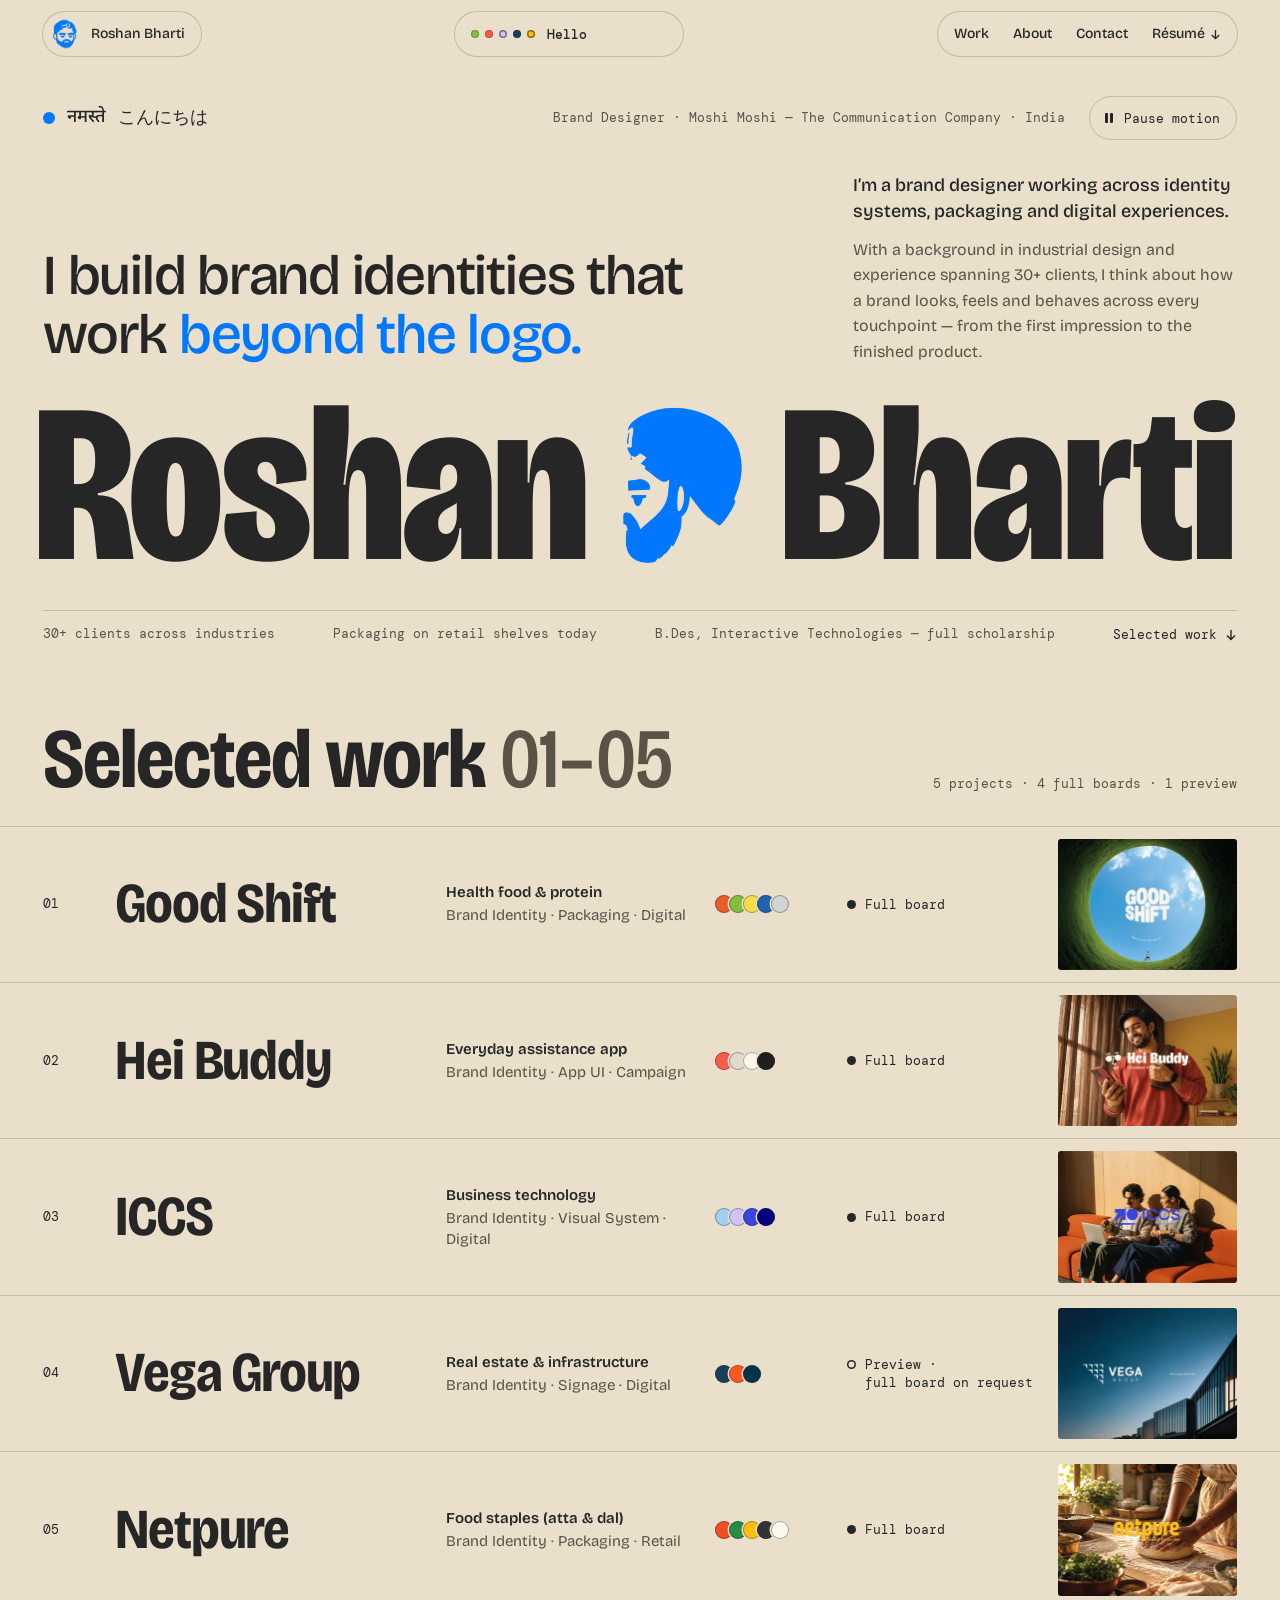
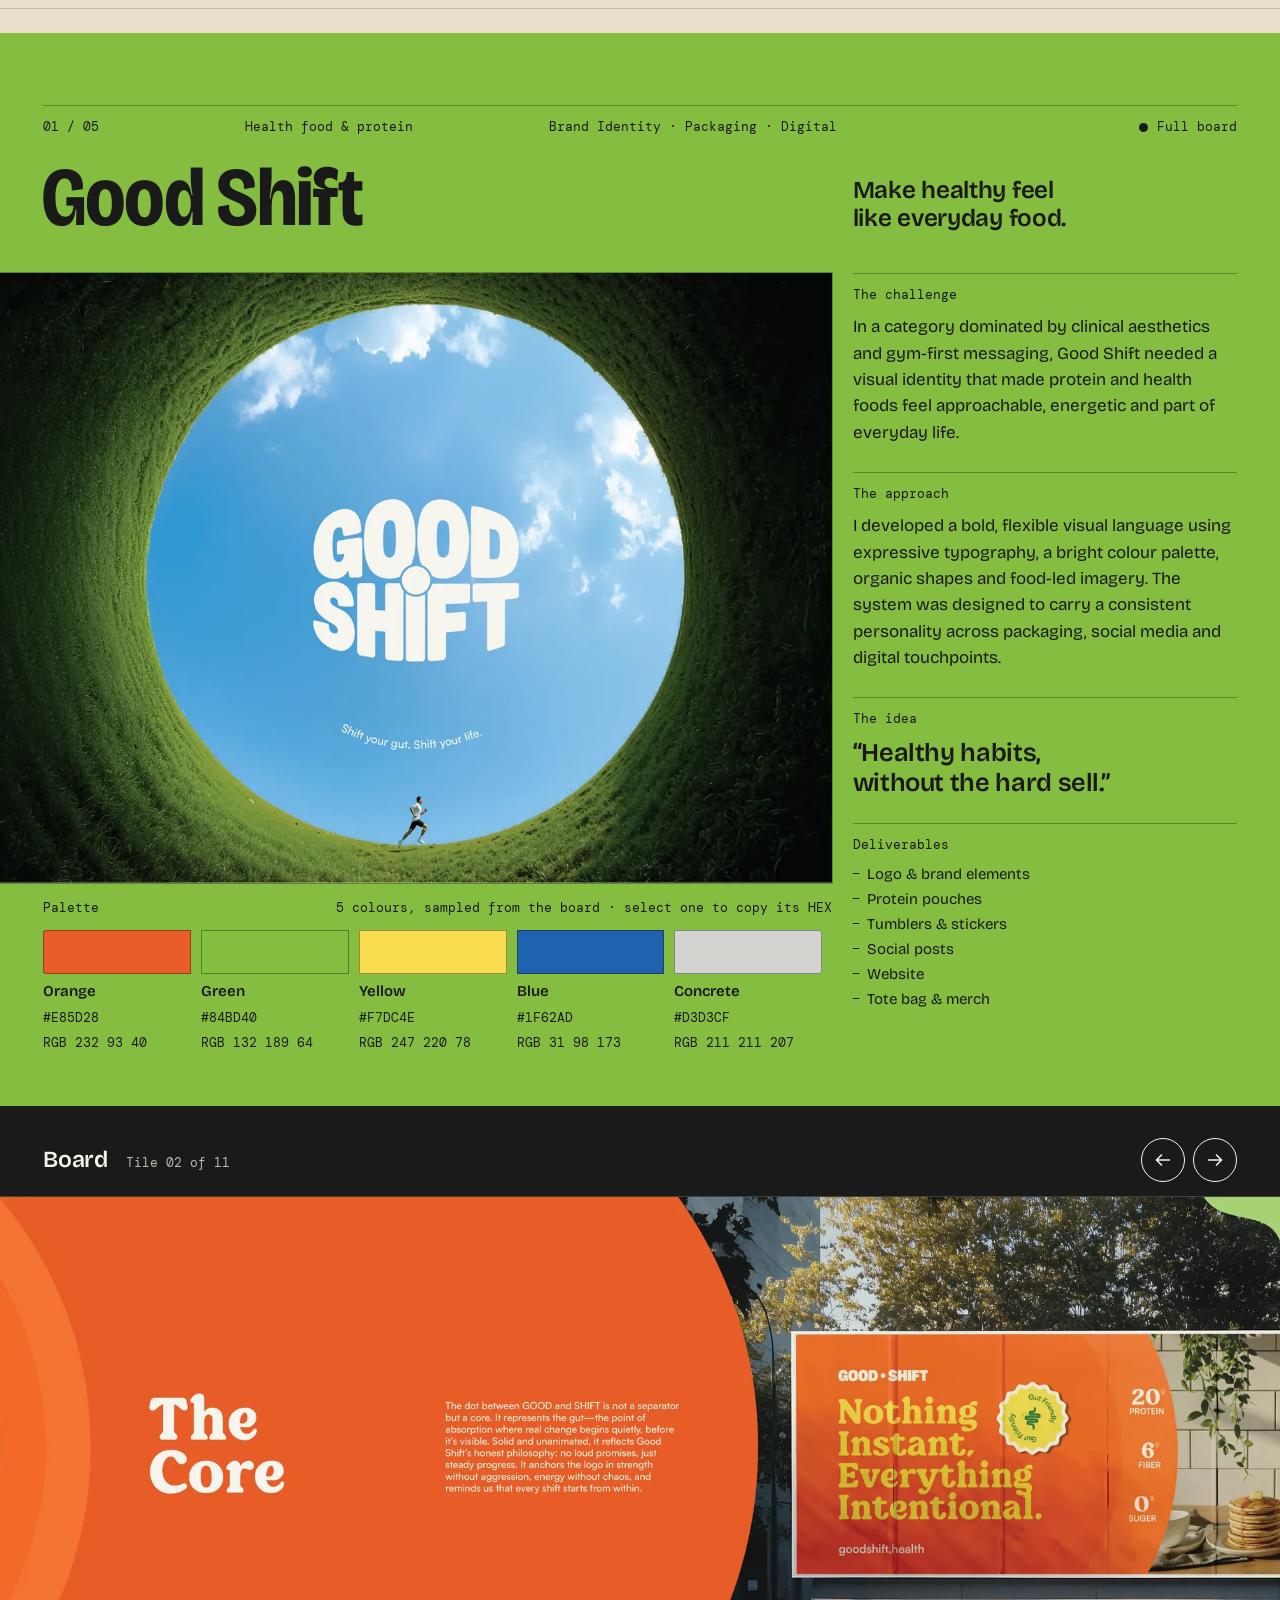
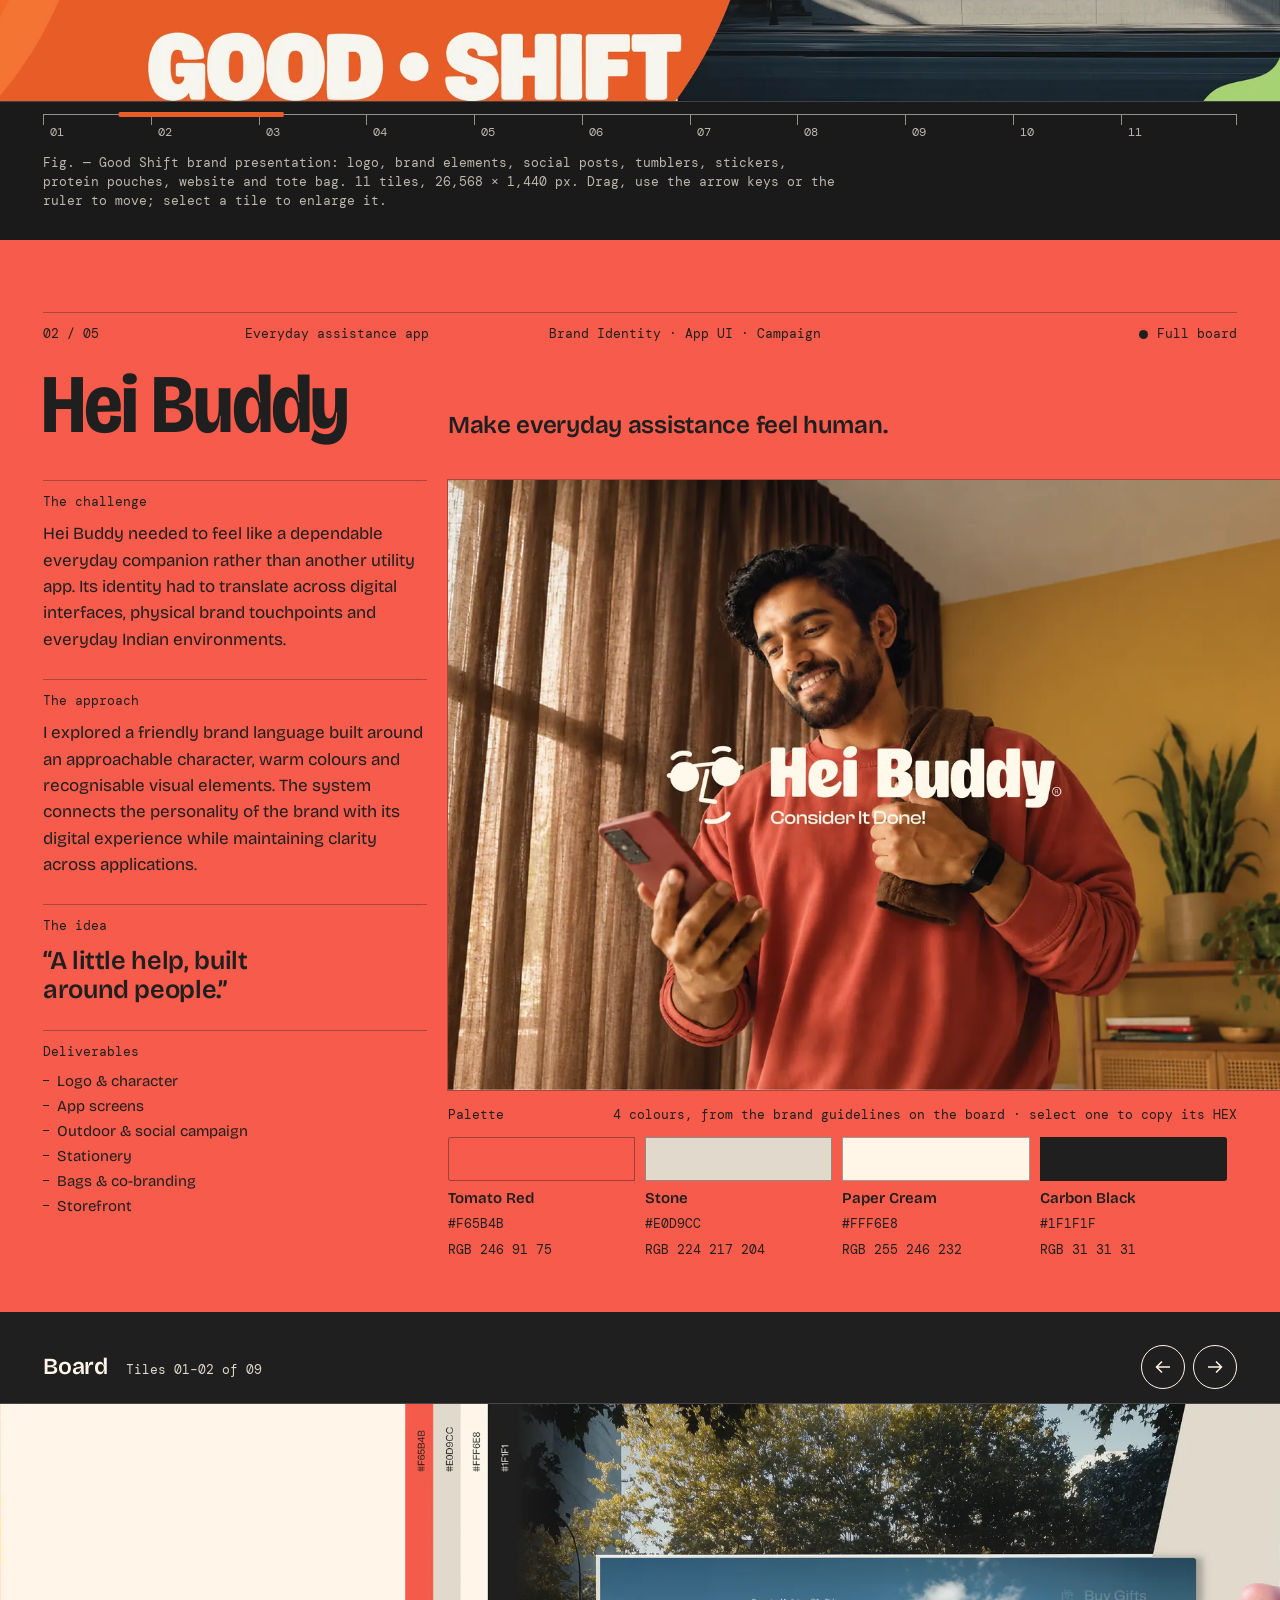
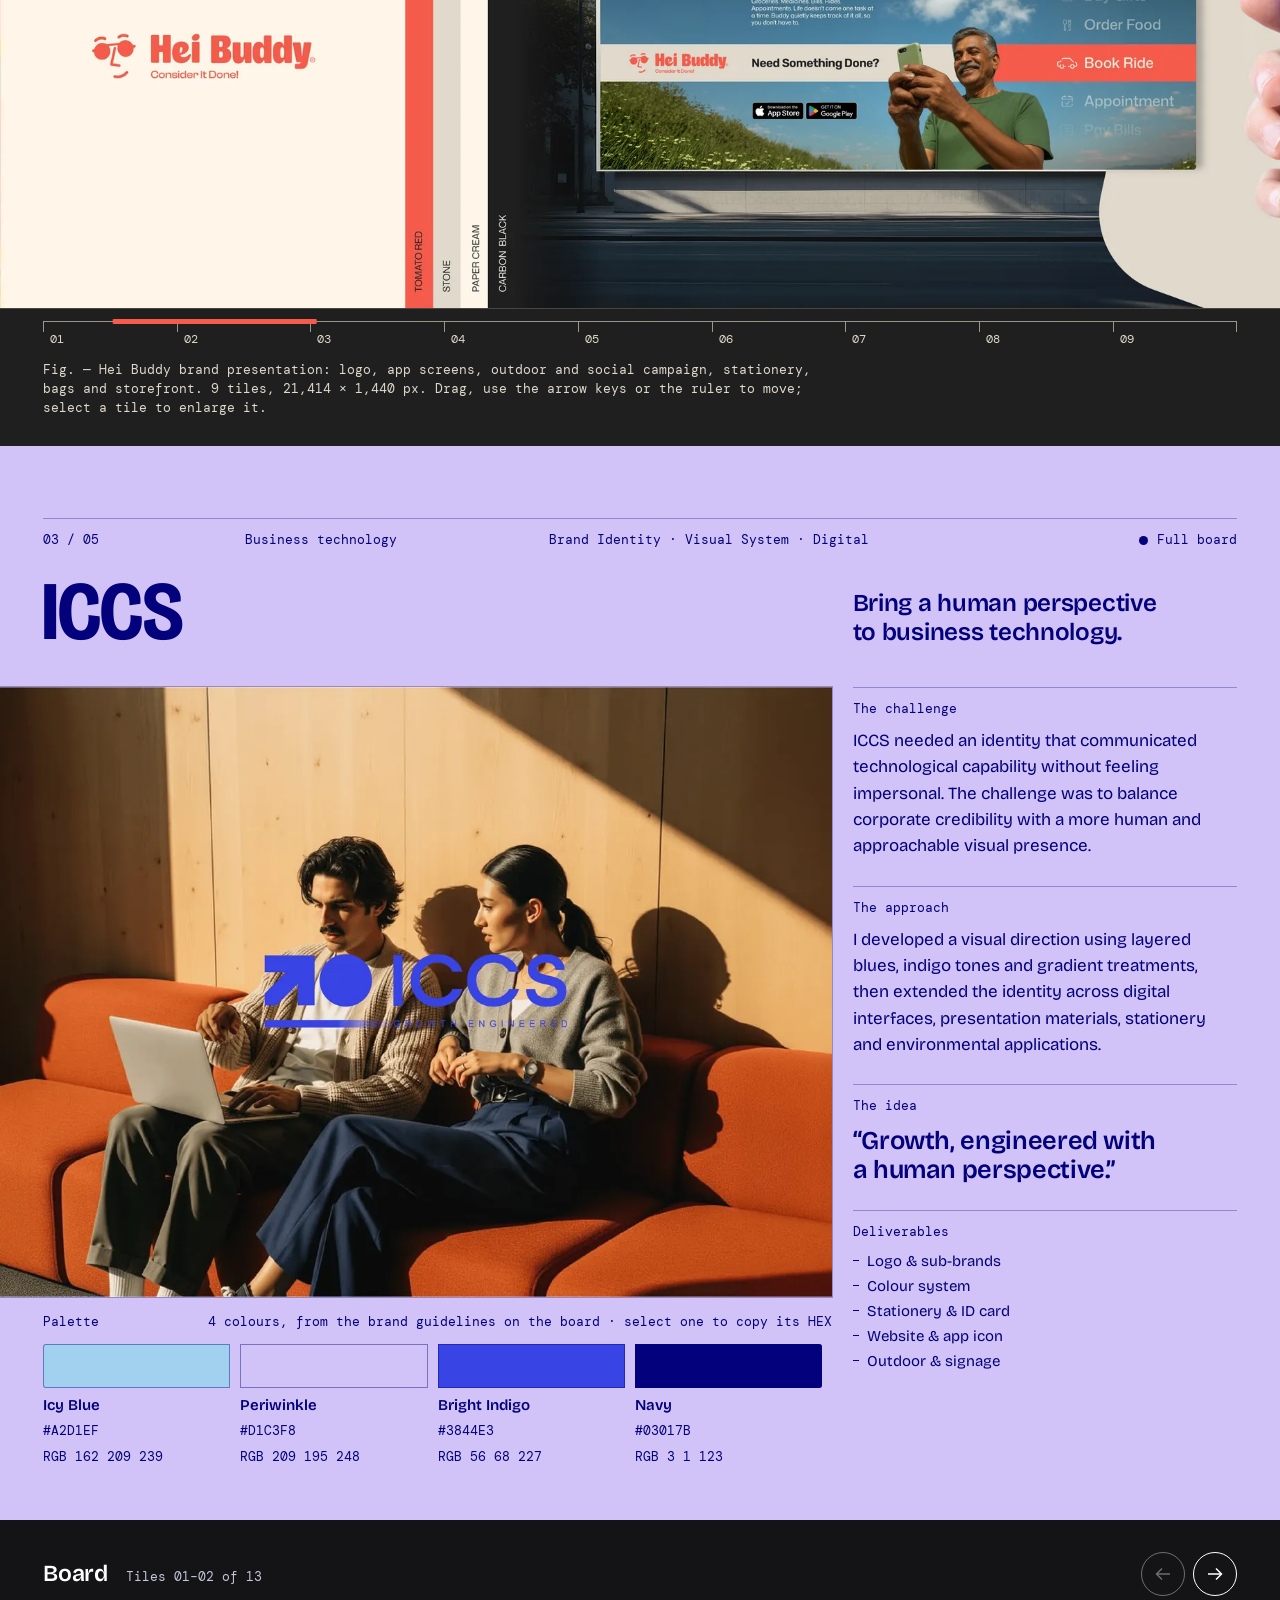
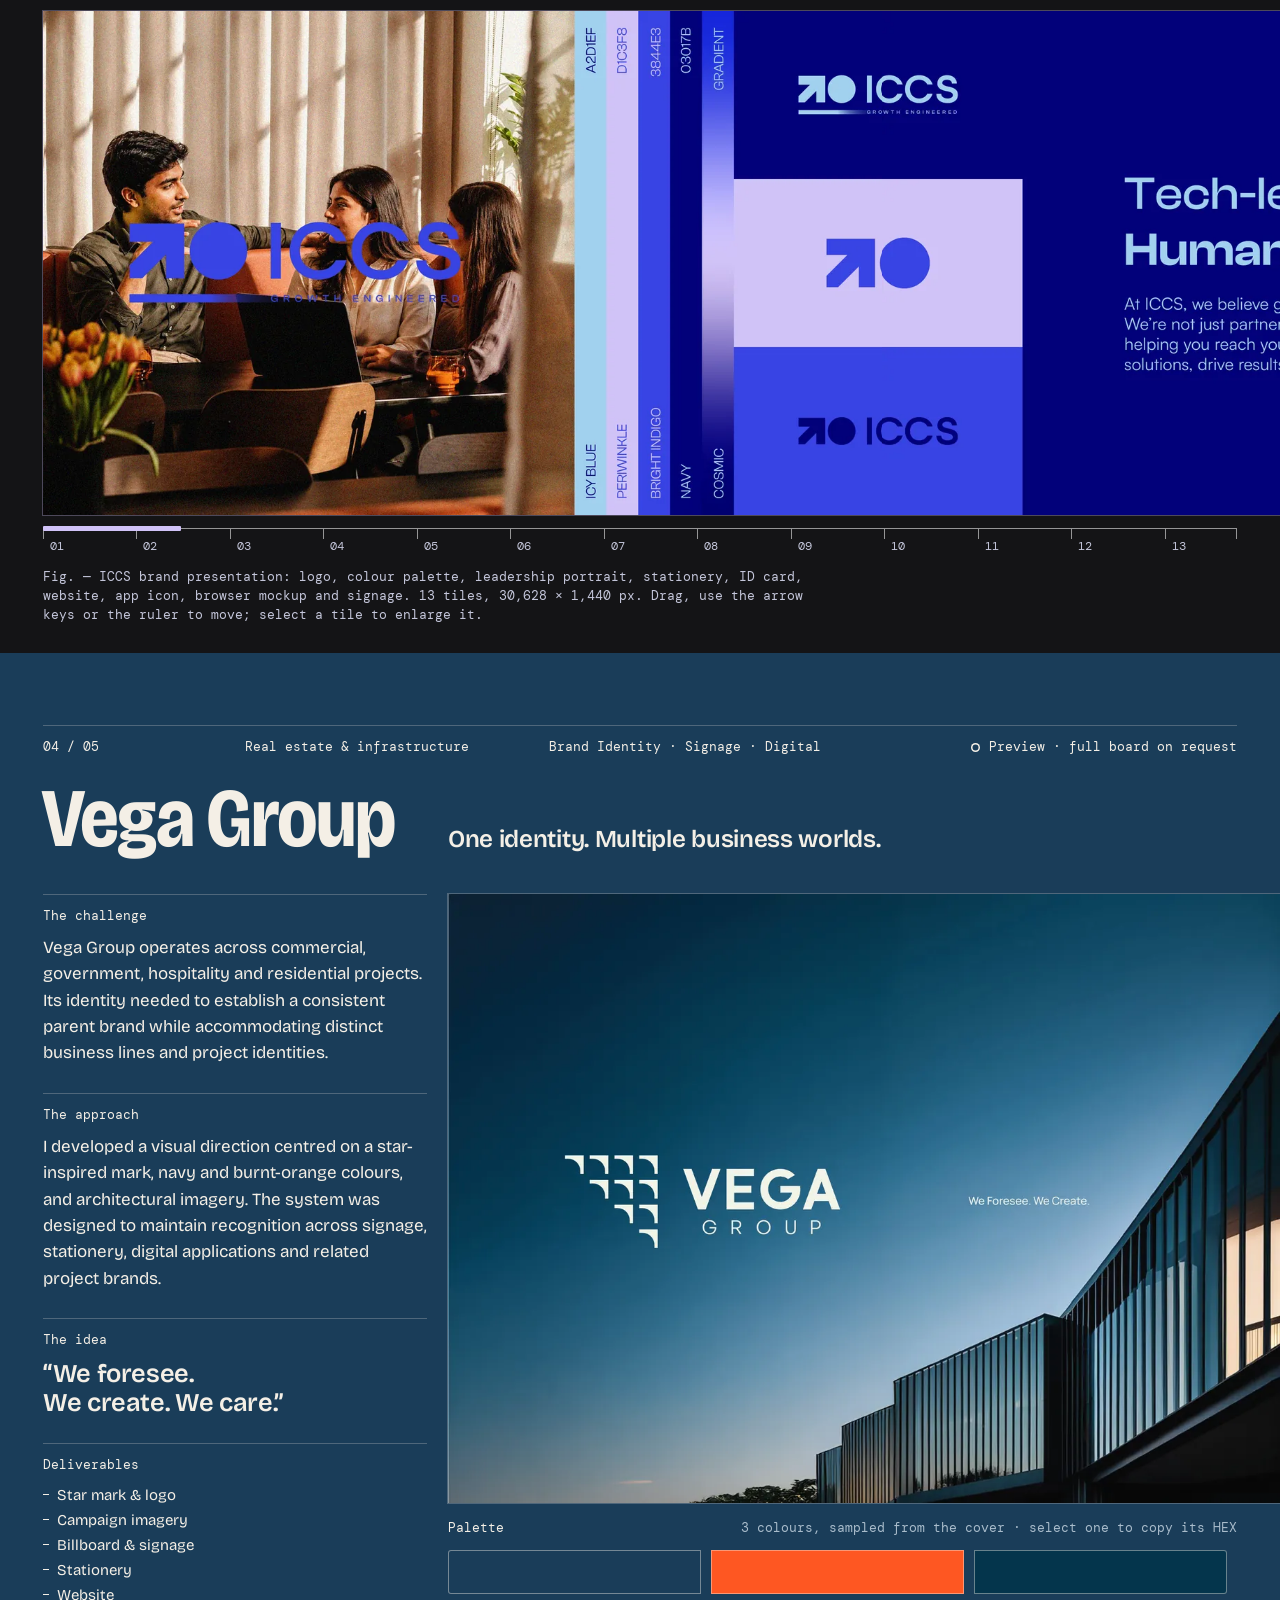
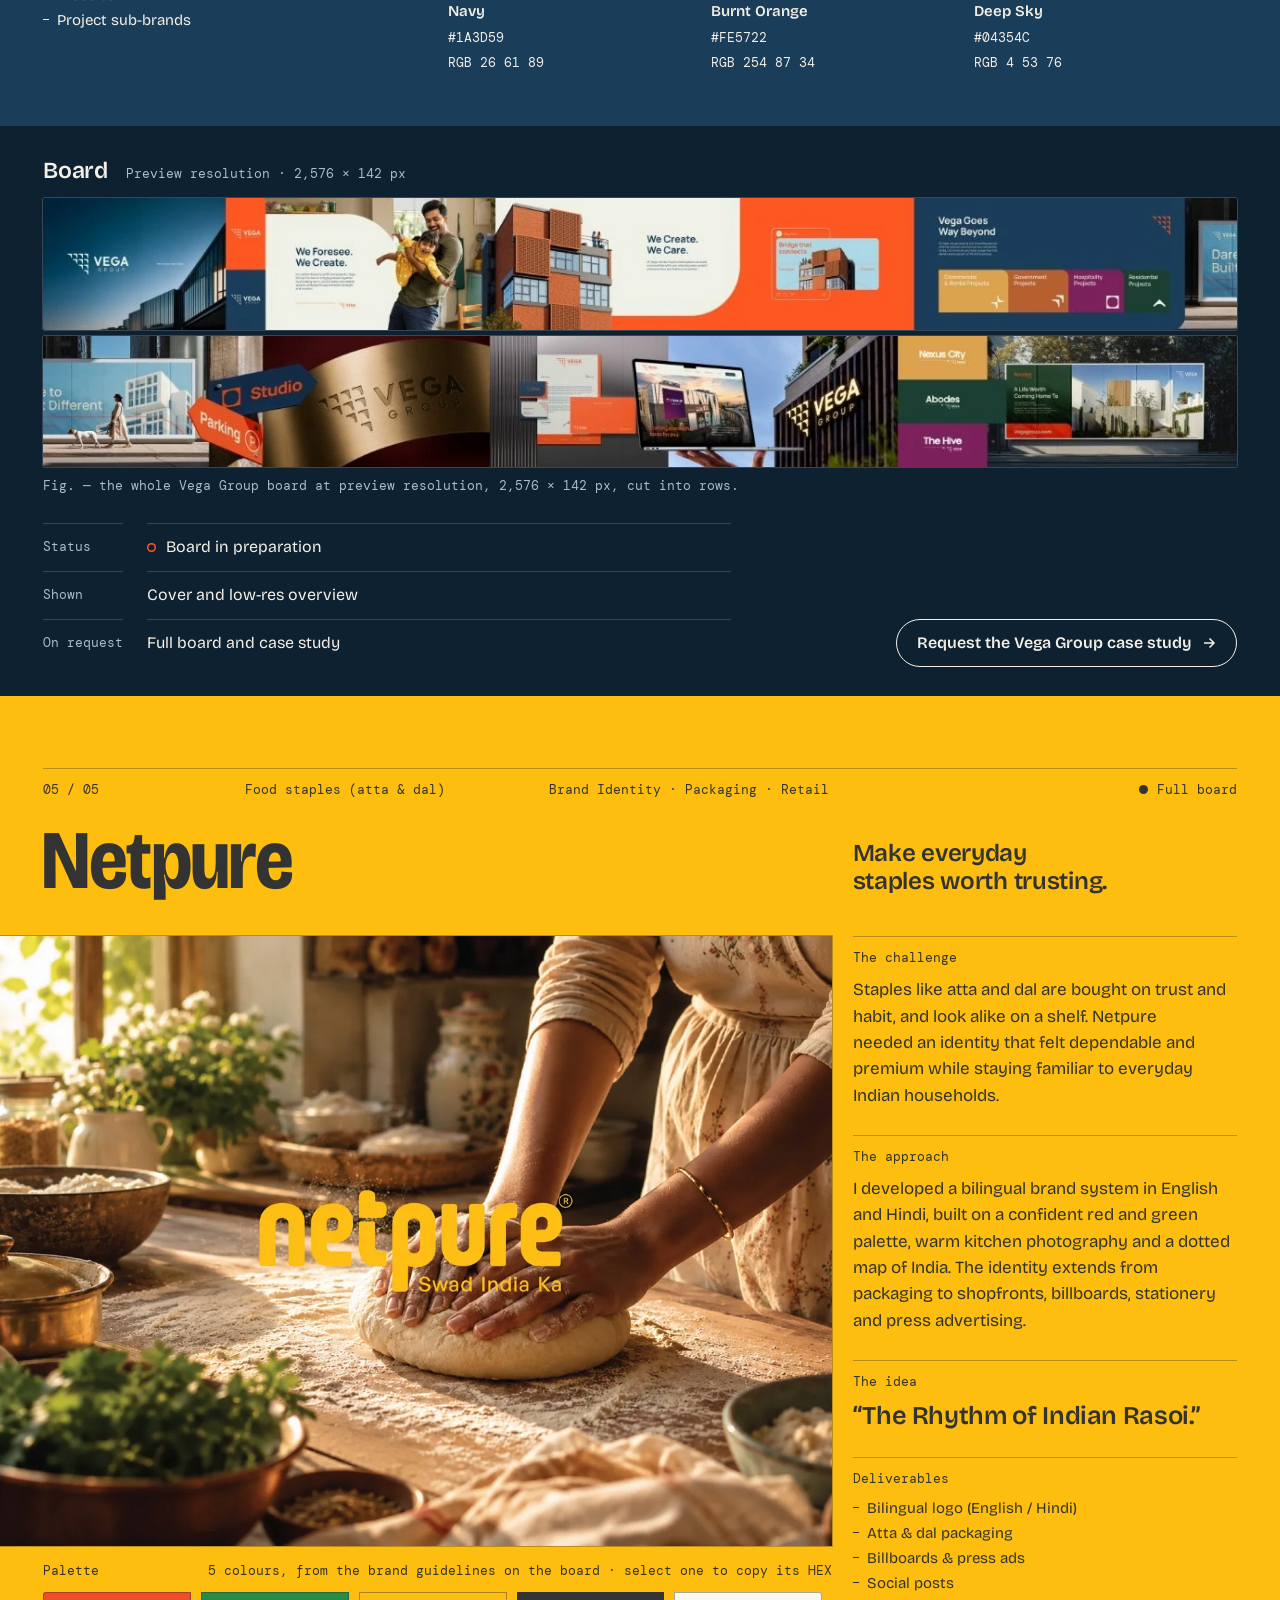
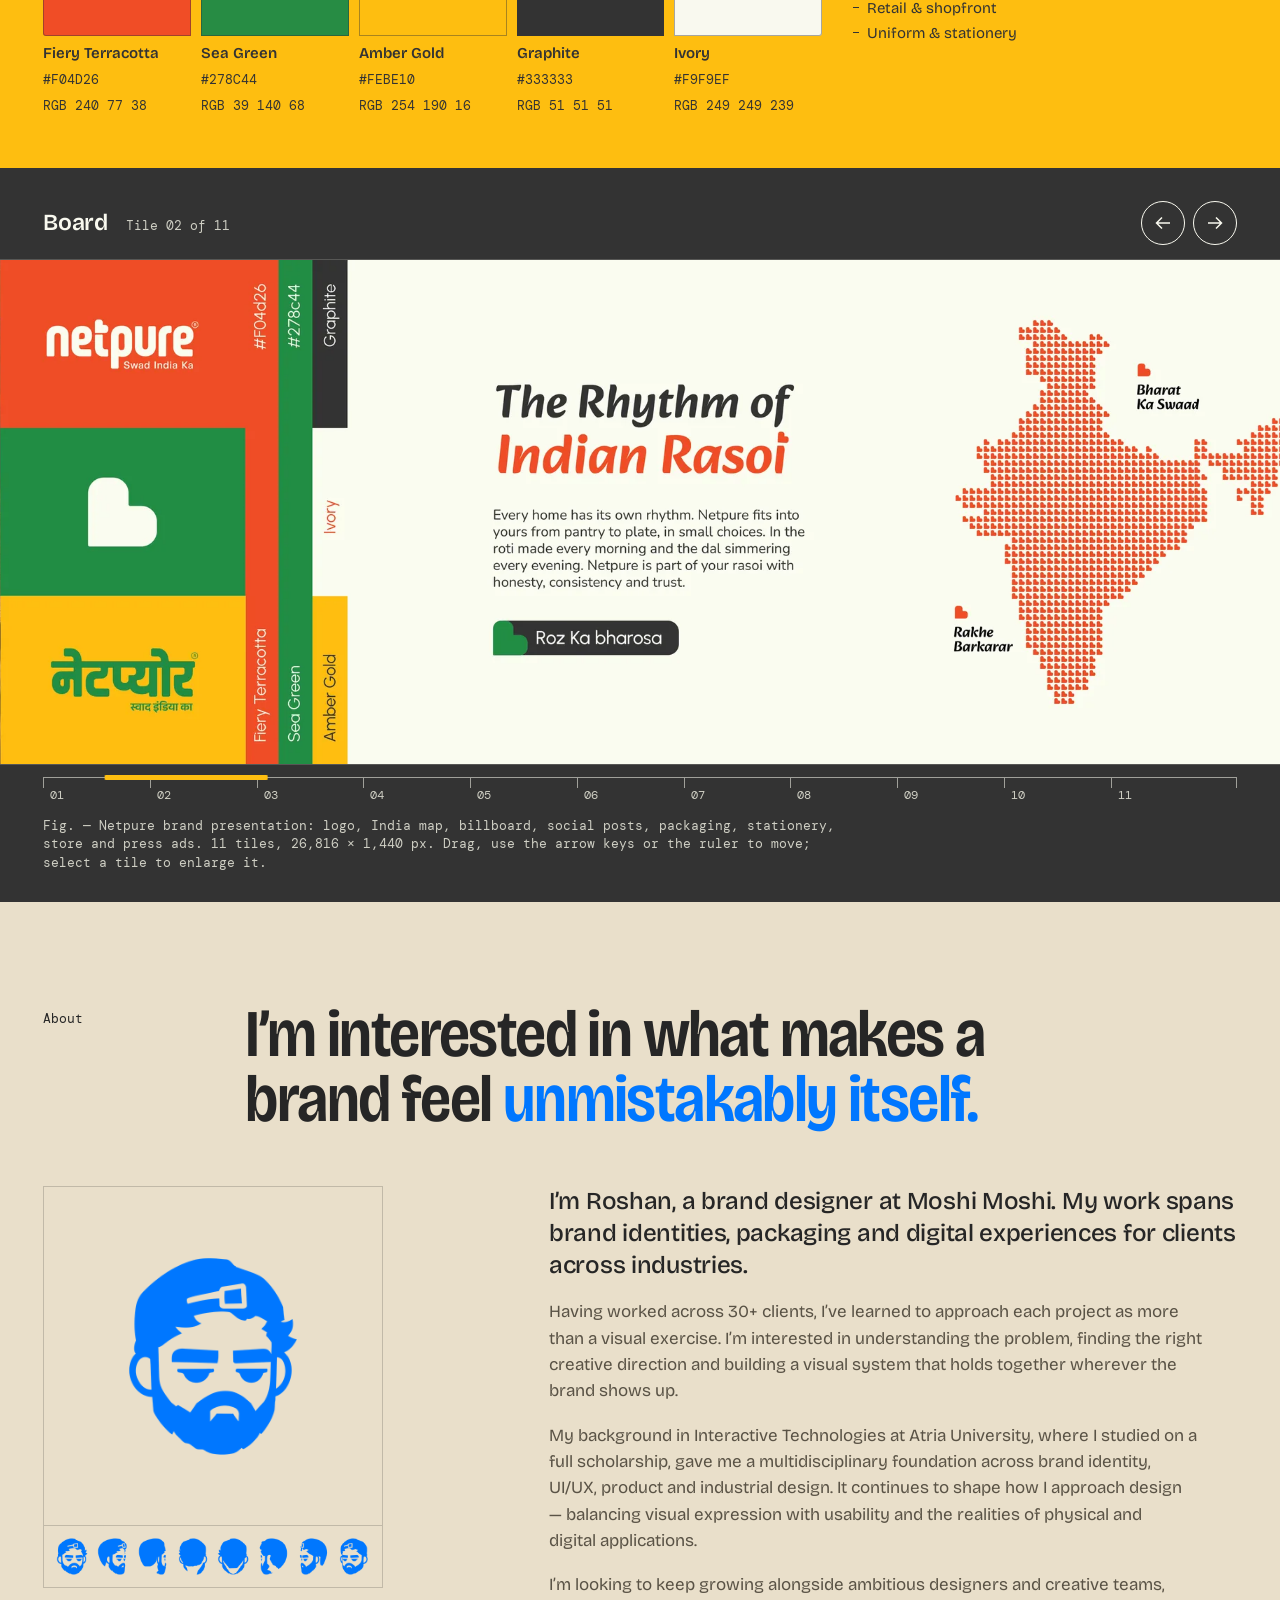
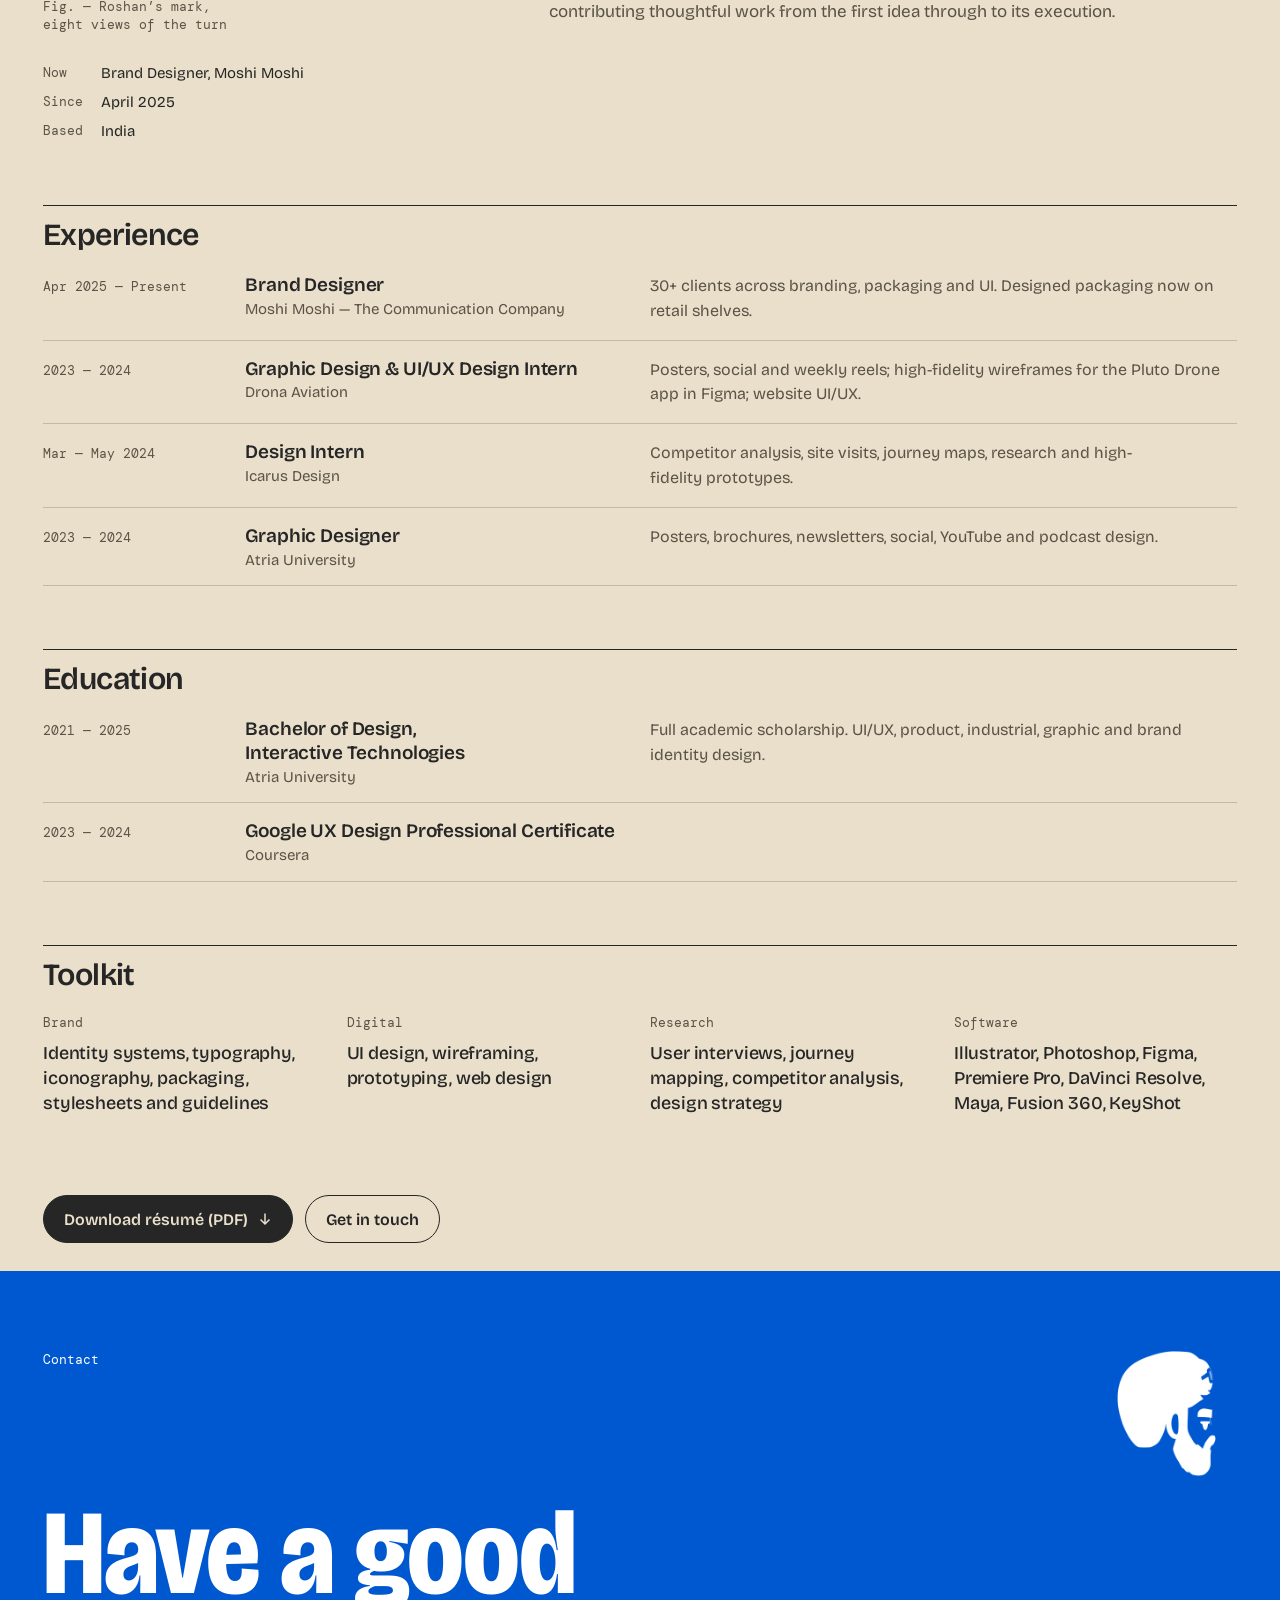
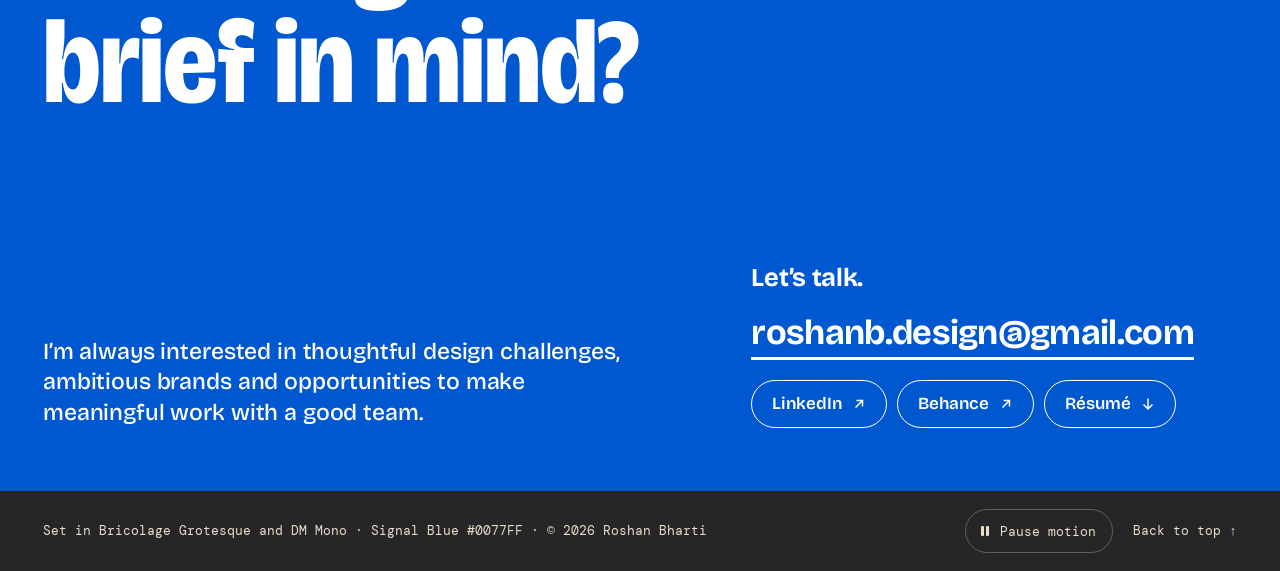
<file: index.html>
<!doctype html>
<!-- GENERATED by tools/build_site.py from src/page.html, content.json and assets/manifest.json. Do not edit by hand. -->
<html lang="en">
<head>
<meta charset="utf-8">
<meta name="viewport" content="width=device-width, initial-scale=1, viewport-fit=cover">
<title>Roshan Bharti — Brand Designer</title>
<meta name="description" content="Roshan Bharti is a brand designer building identity systems, packaging and digital experiences.">
<link rel="canonical" href="https://puneethkumar450.github.io/roshanPortfolio/">
<meta property="og:type" content="website">
<meta property="og:site_name" content="Roshan Bharti">
<meta property="og:title" content="Roshan Bharti — Brand Designer">
<meta property="og:description" content="Roshan Bharti is a brand designer building identity systems, packaging and digital experiences.">
<meta property="og:image" content="https://puneethkumar450.github.io/roshanPortfolio/assets/og-image.jpg">
<meta property="og:image:width" content="1200">
<meta property="og:image:height" content="630">
<meta property="og:image:alt" content="Roshan Bharti — Brand Designer">
<meta property="og:url" content="https://puneethkumar450.github.io/roshanPortfolio/">
<meta name="twitter:card" content="summary_large_image">
<meta name="twitter:title" content="Roshan Bharti — Brand Designer">
<meta name="twitter:description" content="Roshan Bharti is a brand designer building identity systems, packaging and digital experiences.">
<meta name="twitter:image" content="https://puneethkumar450.github.io/roshanPortfolio/assets/og-image.jpg">
<meta name="color-scheme" content="light dark">
<meta name="theme-color" media="(prefers-color-scheme: light)" content="#E9DFCA">
<meta name="theme-color" media="(prefers-color-scheme: dark)" content="#1E1E1F">
<link rel="icon" type="image/png" sizes="32x32" href="assets/mark/favicon-32.png">
<link rel="apple-touch-icon" href="assets/mark/apple-touch-icon.png">
<script>
  /* Flags that must exist before first paint: JS on, and whether motion is paused
     (remembered choice, else the system's reduced-motion setting). The font preload is added
     here, not in the markup, because a page opened from disk can't use a crossorigin preload
     (Chrome warns); over http it is issued just as early. */
  (function (d, r) {
    r.className += ' js';
    var p = null;
    try { p = window.localStorage.getItem('rb-motion'); } catch (e) {}
    var rm = window.matchMedia && window.matchMedia('(prefers-reduced-motion: reduce)').matches;
    if (p === 'paused' || (p === null && rm)) r.className += ' still';
    if (location.protocol !== 'file:') {
      var l = d.createElement('link');
      l.rel = 'preload'; l.as = 'font'; l.type = 'font/woff2'; l.crossOrigin = 'anonymous';
      l.href = 'assets/fonts/BricolageGrotesque-var.woff2';
      d.head.appendChild(l);
    }
  })(document, document.documentElement);
</script>
<link rel="preconnect" href="https://fonts.googleapis.com">
<link rel="preconnect" href="https://fonts.gstatic.com" crossorigin>
<!-- DM Mono and the Devanagari greeting come from Google Fonts without blocking the first paint:
     each sheet loads as print-only and switches itself on when it arrives; until then (or if
     Google is slow or blocked) the system monospace and Devanagari fonts stand in. -->
<link rel="stylesheet" href="https://fonts.googleapis.com/css2?family=DM+Mono:wght@400;500&amp;display=swap" media="print" onload="this.media='all'">
<link rel="stylesheet" href="https://fonts.googleapis.com/css2?family=Noto+Sans+Devanagari:wght@500&amp;text=%E0%A4%A8%E0%A4%AE%E0%A4%B8%E0%A5%8D%E0%A4%A4%E0%A5%87&amp;display=swap" media="print" onload="this.media='all'">
<noscript>
<link rel="stylesheet" href="https://fonts.googleapis.com/css2?family=DM+Mono:wght@400;500&amp;display=swap">
<link rel="stylesheet" href="https://fonts.googleapis.com/css2?family=Noto+Sans+Devanagari:wght@500&amp;text=%E0%A4%A8%E0%A4%AE%E0%A4%B8%E0%A5%8D%E0%A4%A4%E0%A5%87&amp;display=swap">
</noscript>
<link rel="stylesheet" href="assets/site.css?v=16b48470a3">
<script src="assets/site.js?v=5c128dc764" defer></script>
<script type="application/ld+json">{
  "@context": "https://schema.org",
  "@type": "Person",
  "name": "Roshan Bharti",
  "jobTitle": "Brand Designer",
  "worksFor": {
    "@type": "Organization",
    "name": "Moshi Moshi — The Communication Company"
  },
  "email": "mailto:roshanb.design@gmail.com",
  "sameAs": [
    "https://www.linkedin.com/in/roshan-bharti-877a211a8",
    "https://www.behance.net/ravana"
  ],
  "image": "https://puneethkumar450.github.io/roshanPortfolio/assets/mark/mark-static-512.png",
  "description": "Roshan Bharti is a brand designer building identity systems, packaging and digital experiences.",
  "url": "https://puneethkumar450.github.io/roshanPortfolio/"
}</script>
</head>
<body>
<a class="skip" href="#main">Skip to content</a>

<header class="chrome">
  <a class="pill brand" href="#top" aria-label="Roshan Bharti, back to top">
    <span class="brand-mark"><img src="assets/mark/mark-static-160.png" data-anim="assets/mark/mark-160.webp" width="160" height="160" alt=""></span>
    <span class="brand-name">Roshan Bharti</span>
  </a>
  <div class="pill now" aria-hidden="true">
    <span class="seq"><i data-k="goodshift" style="--c:#84BD40"></i><i data-k="heibuddy" style="--c:#F65B4B"></i><i data-k="iccs" class="lo-l" style="--c:#D1C3F8"></i><i data-k="vega" class="lo-d" style="--c:#1A3D59"></i><i data-k="netpure" class="lo-l" style="--c:#FEBE10"></i></span>
    <span class="now-label">Hello</span>
  </div>
  <nav class="pill nav" aria-label="Primary">
    <a href="#work" data-nav="work">Work</a>
    <a href="#about" data-nav="about">About</a>
    <a href="#contact" data-nav="contact">Contact</a>
    <a class="nav-cv" href="assets/Roshan_Bharti_Resume.pdf" download>Résumé<svg viewBox="0 0 12 12" aria-hidden="true"><path d="M6 1v9M2 6.5 6 10.5l4-4" fill="none" stroke="currentColor" stroke-width="1.4"/></svg></a>
  </nav>
</header>

<main id="main">

  <section id="top" class="hero wrap" data-now="Hello" data-nav-key="" aria-labelledby="hero-name">
    <div class="hero-top">
      <p class="hello"><span class="hello-dot" aria-hidden="true"></span><span lang="hi">नमस्ते</span><span lang="ja">こんにちは</span></p>
      <p class="hero-role mono">Brand Designer · Moshi Moshi — The Communication Company · India</p>
      <button type="button" class="motion-btn needs-js" data-motion aria-pressed="false"><span class="motion-ico" aria-hidden="true"></span>Pause motion</button>
    </div>
    <div class="hero-mid g12">
      <p class="hero-tag">I build brand identities that work <em>beyond the logo.</em></p>
      <div class="hero-lead">
        <p>I’m a brand designer working across identity systems, packaging and digital experiences.</p>
        <p>With a background in industrial design and experience spanning 30+ clients, I think about how a brand looks, feels and behaves across every touchpoint — from the first impression to the finished product.</p>
      </div>
    </div>
    <h1 id="hero-name" class="wordmark"><span class="sr-only">Roshan Bharti</span><span class="wm" aria-hidden="true"><span class="wm-w">Roshan</span><span class="wm-mark"><picture><source data-still media="(prefers-reduced-motion: reduce)" srcset="assets/mark/mark-static-160.png 160w, assets/mark/mark-static-512.png 512w" sizes="(max-width: 699px) calc((100vw - 2 * clamp(16px, 3.4vw, 52px)) * 0.2307), calc((100vw - 2 * clamp(16px, 3.4vw, 52px)) * 0.1472)"><img src="assets/mark/mark-static-512.png" srcset="assets/mark/mark-static-160.png 160w, assets/mark/mark-static-512.png 512w" data-anim-srcset="assets/mark/mark-320.webp 320w, assets/mark/mark-512.webp 512w" sizes="(max-width: 699px) calc((100vw - 2 * clamp(16px, 3.4vw, 52px)) * 0.2307), calc((100vw - 2 * clamp(16px, 3.4vw, 52px)) * 0.1472)" width="512" height="512" alt=""></picture></span><span class="wm-w">Bharti</span></span></h1>
    <ul class="hero-proof mono">
      <li>30+ clients across industries</li>
      <li>Packaging on retail shelves today</li>
      <li>B.Des, Interactive Technologies — full scholarship</li>
      <li><a href="#work">Selected work <svg viewBox="0 0 12 12" aria-hidden="true"><path d="M6 1v9M2 6.5 6 10.5l4-4" fill="none" stroke="currentColor" stroke-width="1.4"/></svg></a></li>
    </ul>
  </section>

  <section id="work" aria-labelledby="work-t">
    <div class="index" data-now="Index" data-nav-key="work">
      <div class="index-head g12 wrap">
        <h2 id="work-t" class="index-title">Selected work <span>01<span class="en">–</span>05</span></h2>
        <p class="index-sum mono">5 projects · 4 full boards · 1 preview</p>
      </div>
      <ol class="idx">
        <li><a href="#goodshift" style="--rbg:#84BD40;--rfg:#1A1A1A">
          <span class="idx-no">01</span>
          <span class="idx-name">Good Shift</span>
          <span class="idx-meta"><b>Health food &amp; protein</b><span class="idx-disc mut"><span class="nw">Brand Identity&nbsp;·</span> <span class="nw">Packaging&nbsp;·</span> <span class="nw">Digital</span></span></span>
          <span class="idx-sw" aria-hidden="true"><i style="background:#E85D28"></i><i style="background:#84BD40"></i><i style="background:#F7DC4E"></i><i style="background:#1F62AD"></i><i style="background:#D3D3CF"></i></span>
          <span class="idx-status"><i class="dot" aria-hidden="true"></i><span>Full board</span></span>
          <span class="idx-cover"><img src="assets/work/goodshift/cover-720.webp" srcset="assets/work/goodshift/cover-360.webp 360w, assets/work/goodshift/cover-720.webp 720w" sizes="(max-width: 699px) 104px, (max-width: 899px) 120px, (max-width: 1239px) 132px, clamp(148px, 14vw, 280px)" width="720" height="528" loading="lazy" decoding="async" style="background:#507274" alt=""></span>
        </a></li>
        <li><a href="#heibuddy" style="--rbg:#F65B4B;--rfg:#1F1F1F">
          <span class="idx-no">02</span>
          <span class="idx-name">Hei Buddy</span>
          <span class="idx-meta"><b>Everyday assistance app</b><span class="idx-disc mut"><span class="nw">Brand Identity&nbsp;·</span> <span class="nw">App UI&nbsp;·</span> <span class="nw">Campaign</span></span></span>
          <span class="idx-sw" aria-hidden="true"><i style="background:#F65B4B"></i><i style="background:#E0D9CC"></i><i style="background:#FFF6E8"></i><i style="background:#1F1F1F"></i></span>
          <span class="idx-status"><i class="dot" aria-hidden="true"></i><span>Full board</span></span>
          <span class="idx-cover"><img src="assets/work/heibuddy/cover-720.webp" srcset="assets/work/heibuddy/cover-360.webp 360w, assets/work/heibuddy/cover-720.webp 720w" sizes="(max-width: 699px) 104px, (max-width: 899px) 120px, (max-width: 1239px) 132px, clamp(148px, 14vw, 280px)" width="720" height="528" loading="lazy" decoding="async" style="background:#865738" alt=""></span>
        </a></li>
        <li><a href="#iccs" style="--rbg:#D1C3F8;--rfg:#03017B">
          <span class="idx-no">03</span>
          <span class="idx-name">ICCS</span>
          <span class="idx-meta"><b>Business technology</b><span class="idx-disc mut"><span class="nw">Brand Identity&nbsp;·</span> <span class="nw">Visual System&nbsp;·</span> <span class="nw">Digital</span></span></span>
          <span class="idx-sw" aria-hidden="true"><i style="background:#A2D1EF"></i><i style="background:#D1C3F8"></i><i style="background:#3844E3"></i><i style="background:#03017B"></i></span>
          <span class="idx-status"><i class="dot" aria-hidden="true"></i><span>Full board</span></span>
          <span class="idx-cover"><img src="assets/work/iccs/cover-720.webp" srcset="assets/work/iccs/cover-360.webp 360w, assets/work/iccs/cover-720.webp 720w" sizes="(max-width: 699px) 104px, (max-width: 899px) 120px, (max-width: 1239px) 132px, clamp(148px, 14vw, 280px)" width="720" height="528" loading="lazy" decoding="async" style="background:#825B3F" alt=""></span>
        </a></li>
        <li><a href="#vega" style="--rbg:#1A3D59;--rfg:#F4EFE6">
          <span class="idx-no">04</span>
          <span class="idx-name">Vega Group</span>
          <span class="idx-meta"><b>Real estate &amp; infrastructure</b><span class="idx-disc mut"><span class="nw">Brand Identity&nbsp;·</span> <span class="nw">Signage&nbsp;·</span> <span class="nw">Digital</span></span></span>
          <span class="idx-sw" aria-hidden="true"><i style="background:#1A3D59"></i><i style="background:#FE5722"></i><i style="background:#04354C"></i></span>
          <span class="idx-status"><i class="dot dot--open" aria-hidden="true"></i><span>Preview · <span class="nw">full board on request</span></span></span>
          <span class="idx-cover"><img src="assets/work/vega/cover-720.webp" srcset="assets/work/vega/cover-360.webp 360w, assets/work/vega/cover-720.webp 720w" sizes="(max-width: 699px) 104px, (max-width: 899px) 120px, (max-width: 1239px) 132px, clamp(148px, 14vw, 280px)" width="720" height="528" loading="lazy" decoding="async" style="background:#315A70" alt=""></span>
        </a></li>
        <li><a href="#netpure" style="--rbg:#FEBE10;--rfg:#333333">
          <span class="idx-no">05</span>
          <span class="idx-name">Netpure</span>
          <span class="idx-meta"><b>Food staples (atta &amp; dal)</b><span class="idx-disc mut"><span class="nw">Brand Identity&nbsp;·</span> <span class="nw">Packaging&nbsp;·</span> <span class="nw">Retail</span></span></span>
          <span class="idx-sw" aria-hidden="true"><i style="background:#F04D26"></i><i style="background:#278C44"></i><i style="background:#FEBE10"></i><i style="background:#333333"></i><i style="background:#F9F9EF"></i></span>
          <span class="idx-status"><i class="dot" aria-hidden="true"></i><span>Full board</span></span>
          <span class="idx-cover"><img src="assets/work/netpure/cover-720.webp" srcset="assets/work/netpure/cover-360.webp 360w, assets/work/netpure/cover-720.webp 720w" sizes="(max-width: 699px) 104px, (max-width: 899px) 120px, (max-width: 1239px) 132px, clamp(148px, 14vw, 280px)" width="720" height="528" loading="lazy" decoding="async" style="background:#8C6A44" alt=""></span>
        </a></li>
      </ol>
    </div>
    <article id="goodshift" class="proj" style="--bg:#84BD40;--fg:#1A1A1A;--mut:#1A1A1A;--line:rgba(26,26,26,.34);--st-bg:#1A1A1A;--st-fg:#F6F2EA;--st-mut:#BDB8AE;--st-line:rgba(246,242,234,.18);--thumb:#E85D28" data-now="01 Good Shift" data-key="goodshift" data-nav-key="work" aria-labelledby="goodshift-t">
      <div class="op wrap">
        <p class="op-meta mono"><span>01 / 05</span><span>Health food &amp; protein</span><span><span class="nw">Brand Identity&nbsp;·</span> <span class="nw">Packaging&nbsp;·</span> <span class="nw">Digital</span></span><span class="op-st"><i class="dot" aria-hidden="true"></i><span>Full board</span></span></p>
        <div class="op-row">
          <h2 id="goodshift-t" class="op-title">Good Shift</h2>
          <p class="op-headline">Make healthy feel like everyday food.</p>
        </div>
      </div>
      <div class="pj g12 wrap">
        <figure class="pj-cover"><img src="assets/work/goodshift/cover-1200.webp" srcset="assets/work/goodshift/cover-720.webp 720w, assets/work/goodshift/cover-1200.webp 1200w, assets/work/goodshift/cover-1800.webp 1800w" sizes="(max-width: 1023px) 100vw, 66vw" width="2961" height="2171" loading="lazy" decoding="async" style="background:#507274" alt="Good Shift cover: the logo and the line ‘Shift your gut. Shift your life.’ in a ring of grass that opens onto a blue sky, with a runner below."></figure>
        <div class="pj-text">
          <div class="pj-sec">
            <h3 class="h3">The challenge</h3>
            <p>In a category dominated by clinical aesthetics and gym-first messaging, Good Shift needed a visual identity that made protein and health foods feel approachable, energetic and part of everyday life.</p>
          </div>
          <div class="pj-sec">
            <h3 class="h3">The approach</h3>
            <p>I developed a bold, flexible visual language using expressive typography, a bright colour palette, organic shapes and food-led imagery. The system was designed to carry a consistent personality across packaging, social media and digital touchpoints.</p>
          </div>
          <div class="pj-sec idea">
            <h3 class="h3">The idea</h3>
            <blockquote><p>“Healthy habits, without the hard sell.”</p></blockquote>
          </div>
          <div class="pj-sec">
            <h3 class="h3">Deliverables</h3>
            <ul class="deliv">
              <li>Logo &amp; brand elements</li>
              <li>Protein pouches</li>
              <li>Tumblers &amp; stickers</li>
              <li>Social posts</li>
              <li>Website</li>
              <li>Tote bag &amp; merch</li>
            </ul>
          </div>
        </div>
        <div class="pal">
          <div class="pal-head">
            <h3 class="h3">Palette</h3>
            <p class="mono">5 colours, sampled from the board<span class="needs-js"> · select one to copy its HEX</span></p>
          </div>
          <ul class="pal-bar">
            <li><button type="button" class="chip" data-hex="#E85D28"><span class="chip-c" style="background:#E85D28"></span><span class="chip-n"><span class="sr-only">Copy </span>Orange</span><span class="chip-v">#E85D28</span><span class="chip-v">RGB 232 93 40</span></button></li>
            <li><button type="button" class="chip" data-hex="#84BD40"><span class="chip-c" style="background:#84BD40"></span><span class="chip-n"><span class="sr-only">Copy </span>Green</span><span class="chip-v">#84BD40</span><span class="chip-v">RGB 132 189 64</span></button></li>
            <li><button type="button" class="chip" data-hex="#F7DC4E"><span class="chip-c" style="background:#F7DC4E"></span><span class="chip-n"><span class="sr-only">Copy </span>Yellow</span><span class="chip-v">#F7DC4E</span><span class="chip-v">RGB 247 220 78</span></button></li>
            <li><button type="button" class="chip" data-hex="#1F62AD"><span class="chip-c" style="background:#1F62AD"></span><span class="chip-n"><span class="sr-only">Copy </span>Blue</span><span class="chip-v">#1F62AD</span><span class="chip-v">RGB 31 98 173</span></button></li>
            <li><button type="button" class="chip" data-hex="#D3D3CF"><span class="chip-c" style="background:#D3D3CF"></span><span class="chip-n"><span class="sr-only">Copy </span>Concrete</span><span class="chip-v">#D3D3CF</span><span class="chip-v">RGB 211 211 207</span></button></li>
          </ul>
        </div>
      </div>
      <div class="board" data-board>
        <div class="board-bar wrap">
          <div class="board-bar-l">
            <h3 id="goodshift-board-t" class="h3">Board</h3>
            <p class="board-count mono" data-count data-total="11">11 tiles</p>
          </div>
          <div class="board-btns needs-js">
            <button type="button" class="rb" data-step="-1" aria-controls="goodshift-strip" aria-label="Previous tiles of the Good Shift board"><svg viewBox="0 0 18 18" aria-hidden="true"><path d="M16 9H2.5M8 3.5 2.5 9 8 14.5" fill="none" stroke="currentColor" stroke-width="1.5"/></svg></button>
            <button type="button" class="rb" data-step="1" aria-controls="goodshift-strip" aria-label="Next tiles of the Good Shift board"><svg viewBox="0 0 18 18" aria-hidden="true"><path d="M2 9h13.5M10 3.5 15.5 9 10 14.5" fill="none" stroke="currentColor" stroke-width="1.5"/></svg></button>
          </div>
        </div>
        <div class="strip">
          <div class="strip-scroller" id="goodshift-strip" role="region" aria-label="Good Shift board, 11 tiles" aria-describedby="goodshift-board-cap" data-name="Good Shift" data-start="1682">
            <div class="strip-track">
              <a class="tile" href="assets/work/goodshift/board-00-1440.webp" style="--w:2400" aria-label="Tile 01 of 11, full size"><img src="assets/work/goodshift/board-00-720.webp" srcset="assets/work/goodshift/board-00-720.webp 1200w, assets/work/goodshift/board-00-1440.webp 2400w" sizes="(max-width: 699px) and (orientation: portrait) calc(clamp(288px, 44vh, 420px) * 1.6667), calc(clamp(288px, 56vh, 600px) * 1.6667)" width="2400" height="1440" loading="lazy" decoding="async" draggable="false" alt=""></a>
              <a class="tile" href="assets/work/goodshift/board-01-1440.webp" style="--w:2400" aria-label="Tile 02 of 11, full size"><img src="assets/work/goodshift/board-01-720.webp" srcset="assets/work/goodshift/board-01-720.webp 1200w, assets/work/goodshift/board-01-1440.webp 2400w" sizes="(max-width: 699px) and (orientation: portrait) calc(clamp(288px, 44vh, 420px) * 1.6667), calc(clamp(288px, 56vh, 600px) * 1.6667)" width="2400" height="1440" loading="lazy" decoding="async" draggable="false" alt=""></a>
              <a class="tile" href="assets/work/goodshift/board-02-1440.webp" style="--w:2400" aria-label="Tile 03 of 11, full size"><img src="assets/work/goodshift/board-02-720.webp" srcset="assets/work/goodshift/board-02-720.webp 1200w, assets/work/goodshift/board-02-1440.webp 2400w" sizes="(max-width: 699px) and (orientation: portrait) calc(clamp(288px, 44vh, 420px) * 1.6667), calc(clamp(288px, 56vh, 600px) * 1.6667)" width="2400" height="1440" loading="lazy" decoding="async" draggable="false" alt=""></a>
              <a class="tile" href="assets/work/goodshift/board-03-1440.webp" style="--w:2400" aria-label="Tile 04 of 11, full size"><img src="assets/work/goodshift/board-03-720.webp" srcset="assets/work/goodshift/board-03-720.webp 1200w, assets/work/goodshift/board-03-1440.webp 2400w" sizes="(max-width: 699px) and (orientation: portrait) calc(clamp(288px, 44vh, 420px) * 1.6667), calc(clamp(288px, 56vh, 600px) * 1.6667)" width="2400" height="1440" loading="lazy" decoding="async" draggable="false" alt=""></a>
              <a class="tile" href="assets/work/goodshift/board-04-1440.webp" style="--w:2400" aria-label="Tile 05 of 11, full size"><img src="assets/work/goodshift/board-04-720.webp" srcset="assets/work/goodshift/board-04-720.webp 1200w, assets/work/goodshift/board-04-1440.webp 2400w" sizes="(max-width: 699px) and (orientation: portrait) calc(clamp(288px, 44vh, 420px) * 1.6667), calc(clamp(288px, 56vh, 600px) * 1.6667)" width="2400" height="1440" loading="lazy" decoding="async" draggable="false" alt=""></a>
              <a class="tile" href="assets/work/goodshift/board-05-1440.webp" style="--w:2400" aria-label="Tile 06 of 11, full size"><img src="assets/work/goodshift/board-05-720.webp" srcset="assets/work/goodshift/board-05-720.webp 1200w, assets/work/goodshift/board-05-1440.webp 2400w" sizes="(max-width: 699px) and (orientation: portrait) calc(clamp(288px, 44vh, 420px) * 1.6667), calc(clamp(288px, 56vh, 600px) * 1.6667)" width="2400" height="1440" loading="lazy" decoding="async" draggable="false" alt=""></a>
              <a class="tile" href="assets/work/goodshift/board-06-1440.webp" style="--w:2400" aria-label="Tile 07 of 11, full size"><img src="assets/work/goodshift/board-06-720.webp" srcset="assets/work/goodshift/board-06-720.webp 1200w, assets/work/goodshift/board-06-1440.webp 2400w" sizes="(max-width: 699px) and (orientation: portrait) calc(clamp(288px, 44vh, 420px) * 1.6667), calc(clamp(288px, 56vh, 600px) * 1.6667)" width="2400" height="1440" loading="lazy" decoding="async" draggable="false" alt=""></a>
              <a class="tile" href="assets/work/goodshift/board-07-1440.webp" style="--w:2400" aria-label="Tile 08 of 11, full size"><img src="assets/work/goodshift/board-07-720.webp" srcset="assets/work/goodshift/board-07-720.webp 1200w, assets/work/goodshift/board-07-1440.webp 2400w" sizes="(max-width: 699px) and (orientation: portrait) calc(clamp(288px, 44vh, 420px) * 1.6667), calc(clamp(288px, 56vh, 600px) * 1.6667)" width="2400" height="1440" loading="lazy" decoding="async" draggable="false" alt=""></a>
              <a class="tile" href="assets/work/goodshift/board-08-1440.webp" style="--w:2400" aria-label="Tile 09 of 11, full size"><img src="assets/work/goodshift/board-08-720.webp" srcset="assets/work/goodshift/board-08-720.webp 1200w, assets/work/goodshift/board-08-1440.webp 2400w" sizes="(max-width: 699px) and (orientation: portrait) calc(clamp(288px, 44vh, 420px) * 1.6667), calc(clamp(288px, 56vh, 600px) * 1.6667)" width="2400" height="1440" loading="lazy" decoding="async" draggable="false" alt=""></a>
              <a class="tile" href="assets/work/goodshift/board-09-1440.webp" style="--w:2400" aria-label="Tile 10 of 11, full size"><img src="assets/work/goodshift/board-09-720.webp" srcset="assets/work/goodshift/board-09-720.webp 1200w, assets/work/goodshift/board-09-1440.webp 2400w" sizes="(max-width: 699px) and (orientation: portrait) calc(clamp(288px, 44vh, 420px) * 1.6667), calc(clamp(288px, 56vh, 600px) * 1.6667)" width="2400" height="1440" loading="lazy" decoding="async" draggable="false" alt=""></a>
              <a class="tile" href="assets/work/goodshift/board-10-1440.webp" style="--w:2568" aria-label="Tile 11 of 11, full size"><img src="assets/work/goodshift/board-10-720.webp" srcset="assets/work/goodshift/board-10-720.webp 1284w, assets/work/goodshift/board-10-1440.webp 2568w" sizes="(max-width: 699px) and (orientation: portrait) calc(clamp(288px, 44vh, 420px) * 1.7833), calc(clamp(288px, 56vh, 600px) * 1.7833)" width="2568" height="1440" loading="lazy" decoding="async" draggable="false" alt=""></a>
            </div>
          </div>
        </div>
        <div class="ruler wrap" aria-hidden="true">
          <div class="ruler-in">
            <div class="ruler-ticks"><span style="flex-grow:2400"><b>01</b></span><span style="flex-grow:2400"><b>02</b></span><span style="flex-grow:2400"><b>03</b></span><span style="flex-grow:2400"><b>04</b></span><span style="flex-grow:2400"><b>05</b></span><span style="flex-grow:2400"><b>06</b></span><span style="flex-grow:2400"><b>07</b></span><span style="flex-grow:2400"><b>08</b></span><span style="flex-grow:2400"><b>09</b></span><span style="flex-grow:2400"><b>10</b></span><span style="flex-grow:2568"><b>11</b></span></div>
            <span class="ruler-thumb"></span>
          </div>
        </div>
        <p class="board-cap wrap mono" id="goodshift-board-cap">Fig. — Good Shift brand presentation: logo, brand elements, social posts, tumblers, stickers, protein pouches, website and tote bag. 11 tiles, 26,568 × 1,440 px.<span class="needs-js"> Drag, use the arrow keys or the ruler to move; select a tile to enlarge it.</span></p>
      </div>

    </article>

    <article id="heibuddy" class="proj proj--r" style="--bg:#F65B4B;--fg:#1F1F1F;--mut:#1F1F1F;--line:rgba(31,31,31,.34);--st-bg:#1F1F1F;--st-fg:#FFF6E8;--st-mut:#E0D9CC;--st-line:rgba(255,246,232,.18);--thumb:#F65B4B" data-now="02 Hei Buddy" data-key="heibuddy" data-nav-key="work" aria-labelledby="heibuddy-t">
      <div class="op wrap">
        <p class="op-meta mono"><span>02 / 05</span><span>Everyday assistance app</span><span><span class="nw">Brand Identity&nbsp;·</span> <span class="nw">App UI&nbsp;·</span> <span class="nw">Campaign</span></span><span class="op-st"><i class="dot" aria-hidden="true"></i><span>Full board</span></span></p>
        <div class="op-row">
          <h2 id="heibuddy-t" class="op-title">Hei Buddy</h2>
          <p class="op-headline">Make everyday assistance feel human.</p>
        </div>
      </div>
      <div class="pj g12 wrap">
        <figure class="pj-cover"><img src="assets/work/heibuddy/cover-1200.webp" srcset="assets/work/heibuddy/cover-720.webp 720w, assets/work/heibuddy/cover-1200.webp 1200w, assets/work/heibuddy/cover-1800.webp 1800w" sizes="(max-width: 1023px) 100vw, 66vw" width="2961" height="2170" loading="lazy" decoding="async" style="background:#865738" alt="Hei Buddy cover: the logo and the line ‘Consider It Done!’ over a man smiling at his phone in a warm living room."></figure>
        <div class="pj-text">
          <div class="pj-sec">
            <h3 class="h3">The challenge</h3>
            <p>Hei Buddy needed to feel like a dependable everyday companion rather than another utility app. Its identity had to translate across digital interfaces, physical brand touchpoints and everyday Indian environments.</p>
          </div>
          <div class="pj-sec">
            <h3 class="h3">The approach</h3>
            <p>I explored a friendly brand language built around an approachable character, warm colours and recognisable visual elements. The system connects the personality of the brand with its digital experience while maintaining clarity across applications.</p>
          </div>
          <div class="pj-sec idea">
            <h3 class="h3">The idea</h3>
            <blockquote><p>“A little help, built around people.”</p></blockquote>
          </div>
          <div class="pj-sec">
            <h3 class="h3">Deliverables</h3>
            <ul class="deliv">
              <li>Logo &amp; character</li>
              <li>App screens</li>
              <li>Outdoor &amp; social campaign</li>
              <li>Stationery</li>
              <li>Bags &amp; co-branding</li>
              <li>Storefront</li>
            </ul>
          </div>
        </div>
        <div class="pal">
          <div class="pal-head">
            <h3 class="h3">Palette</h3>
            <p class="mono">4 colours, from the brand guidelines on the board<span class="needs-js"> · select one to copy its HEX</span></p>
          </div>
          <ul class="pal-bar">
            <li><button type="button" class="chip" data-hex="#F65B4B"><span class="chip-c" style="background:#F65B4B"></span><span class="chip-n"><span class="sr-only">Copy </span>Tomato Red</span><span class="chip-v">#F65B4B</span><span class="chip-v">RGB 246 91 75</span></button></li>
            <li><button type="button" class="chip" data-hex="#E0D9CC"><span class="chip-c" style="background:#E0D9CC"></span><span class="chip-n"><span class="sr-only">Copy </span>Stone</span><span class="chip-v">#E0D9CC</span><span class="chip-v">RGB 224 217 204</span></button></li>
            <li><button type="button" class="chip" data-hex="#FFF6E8"><span class="chip-c" style="background:#FFF6E8"></span><span class="chip-n"><span class="sr-only">Copy </span>Paper Cream</span><span class="chip-v">#FFF6E8</span><span class="chip-v">RGB 255 246 232</span></button></li>
            <li><button type="button" class="chip" data-hex="#1F1F1F"><span class="chip-c" style="background:#1F1F1F"></span><span class="chip-n"><span class="sr-only">Copy </span>Carbon Black</span><span class="chip-v">#1F1F1F</span><span class="chip-v">RGB 31 31 31</span></button></li>
          </ul>
        </div>
      </div>
      <div class="board" data-board>
        <div class="board-bar wrap">
          <div class="board-bar-l">
            <h3 id="heibuddy-board-t" class="h3">Board</h3>
            <p class="board-count mono" data-count data-total="9">9 tiles</p>
          </div>
          <div class="board-btns needs-js">
            <button type="button" class="rb" data-step="-1" aria-controls="heibuddy-strip" aria-label="Previous tiles of the Hei Buddy board"><svg viewBox="0 0 18 18" aria-hidden="true"><path d="M16 9H2.5M8 3.5 2.5 9 8 14.5" fill="none" stroke="currentColor" stroke-width="1.5"/></svg></button>
            <button type="button" class="rb" data-step="1" aria-controls="heibuddy-strip" aria-label="Next tiles of the Hei Buddy board"><svg viewBox="0 0 18 18" aria-hidden="true"><path d="M2 9h13.5M10 3.5 15.5 9 10 14.5" fill="none" stroke="currentColor" stroke-width="1.5"/></svg></button>
          </div>
        </div>
        <div class="strip">
          <div class="strip-scroller" id="heibuddy-strip" role="region" aria-label="Hei Buddy board, 9 tiles" aria-describedby="heibuddy-board-cap" data-name="Hei Buddy" data-start="1249">
            <div class="strip-track">
              <a class="tile" href="assets/work/heibuddy/board-00-1440.webp" style="--w:2400" aria-label="Tile 01 of 09, full size"><img src="assets/work/heibuddy/board-00-720.webp" srcset="assets/work/heibuddy/board-00-720.webp 1200w, assets/work/heibuddy/board-00-1440.webp 2400w" sizes="(max-width: 699px) and (orientation: portrait) calc(clamp(288px, 44vh, 420px) * 1.6667), calc(clamp(288px, 56vh, 600px) * 1.6667)" width="2400" height="1440" loading="lazy" decoding="async" draggable="false" alt=""></a>
              <a class="tile" href="assets/work/heibuddy/board-01-1440.webp" style="--w:2400" aria-label="Tile 02 of 09, full size"><img src="assets/work/heibuddy/board-01-720.webp" srcset="assets/work/heibuddy/board-01-720.webp 1200w, assets/work/heibuddy/board-01-1440.webp 2400w" sizes="(max-width: 699px) and (orientation: portrait) calc(clamp(288px, 44vh, 420px) * 1.6667), calc(clamp(288px, 56vh, 600px) * 1.6667)" width="2400" height="1440" loading="lazy" decoding="async" draggable="false" alt=""></a>
              <a class="tile" href="assets/work/heibuddy/board-02-1440.webp" style="--w:2400" aria-label="Tile 03 of 09, full size"><img src="assets/work/heibuddy/board-02-720.webp" srcset="assets/work/heibuddy/board-02-720.webp 1200w, assets/work/heibuddy/board-02-1440.webp 2400w" sizes="(max-width: 699px) and (orientation: portrait) calc(clamp(288px, 44vh, 420px) * 1.6667), calc(clamp(288px, 56vh, 600px) * 1.6667)" width="2400" height="1440" loading="lazy" decoding="async" draggable="false" alt=""></a>
              <a class="tile" href="assets/work/heibuddy/board-03-1440.webp" style="--w:2400" aria-label="Tile 04 of 09, full size"><img src="assets/work/heibuddy/board-03-720.webp" srcset="assets/work/heibuddy/board-03-720.webp 1200w, assets/work/heibuddy/board-03-1440.webp 2400w" sizes="(max-width: 699px) and (orientation: portrait) calc(clamp(288px, 44vh, 420px) * 1.6667), calc(clamp(288px, 56vh, 600px) * 1.6667)" width="2400" height="1440" loading="lazy" decoding="async" draggable="false" alt=""></a>
              <a class="tile" href="assets/work/heibuddy/board-04-1440.webp" style="--w:2400" aria-label="Tile 05 of 09, full size"><img src="assets/work/heibuddy/board-04-720.webp" srcset="assets/work/heibuddy/board-04-720.webp 1200w, assets/work/heibuddy/board-04-1440.webp 2400w" sizes="(max-width: 699px) and (orientation: portrait) calc(clamp(288px, 44vh, 420px) * 1.6667), calc(clamp(288px, 56vh, 600px) * 1.6667)" width="2400" height="1440" loading="lazy" decoding="async" draggable="false" alt=""></a>
              <a class="tile" href="assets/work/heibuddy/board-05-1440.webp" style="--w:2400" aria-label="Tile 06 of 09, full size"><img src="assets/work/heibuddy/board-05-720.webp" srcset="assets/work/heibuddy/board-05-720.webp 1200w, assets/work/heibuddy/board-05-1440.webp 2400w" sizes="(max-width: 699px) and (orientation: portrait) calc(clamp(288px, 44vh, 420px) * 1.6667), calc(clamp(288px, 56vh, 600px) * 1.6667)" width="2400" height="1440" loading="lazy" decoding="async" draggable="false" alt=""></a>
              <a class="tile" href="assets/work/heibuddy/board-06-1440.webp" style="--w:2400" aria-label="Tile 07 of 09, full size"><img src="assets/work/heibuddy/board-06-720.webp" srcset="assets/work/heibuddy/board-06-720.webp 1200w, assets/work/heibuddy/board-06-1440.webp 2400w" sizes="(max-width: 699px) and (orientation: portrait) calc(clamp(288px, 44vh, 420px) * 1.6667), calc(clamp(288px, 56vh, 600px) * 1.6667)" width="2400" height="1440" loading="lazy" decoding="async" draggable="false" alt=""></a>
              <a class="tile" href="assets/work/heibuddy/board-07-1440.webp" style="--w:2400" aria-label="Tile 08 of 09, full size"><img src="assets/work/heibuddy/board-07-720.webp" srcset="assets/work/heibuddy/board-07-720.webp 1200w, assets/work/heibuddy/board-07-1440.webp 2400w" sizes="(max-width: 699px) and (orientation: portrait) calc(clamp(288px, 44vh, 420px) * 1.6667), calc(clamp(288px, 56vh, 600px) * 1.6667)" width="2400" height="1440" loading="lazy" decoding="async" draggable="false" alt=""></a>
              <a class="tile" href="assets/work/heibuddy/board-08-1440.webp" style="--w:2214" aria-label="Tile 09 of 09, full size"><img src="assets/work/heibuddy/board-08-720.webp" srcset="assets/work/heibuddy/board-08-720.webp 1107w, assets/work/heibuddy/board-08-1440.webp 2214w" sizes="(max-width: 699px) and (orientation: portrait) calc(clamp(288px, 44vh, 420px) * 1.5375), calc(clamp(288px, 56vh, 600px) * 1.5375)" width="2214" height="1440" loading="lazy" decoding="async" draggable="false" alt=""></a>
            </div>
          </div>
        </div>
        <div class="ruler wrap" aria-hidden="true">
          <div class="ruler-in">
            <div class="ruler-ticks"><span style="flex-grow:2400"><b>01</b></span><span style="flex-grow:2400"><b>02</b></span><span style="flex-grow:2400"><b>03</b></span><span style="flex-grow:2400"><b>04</b></span><span style="flex-grow:2400"><b>05</b></span><span style="flex-grow:2400"><b>06</b></span><span style="flex-grow:2400"><b>07</b></span><span style="flex-grow:2400"><b>08</b></span><span style="flex-grow:2214"><b>09</b></span></div>
            <span class="ruler-thumb"></span>
          </div>
        </div>
        <p class="board-cap wrap mono" id="heibuddy-board-cap">Fig. — Hei Buddy brand presentation: logo, app screens, outdoor and social campaign, stationery, bags and storefront. 9 tiles, 21,414 × 1,440 px.<span class="needs-js"> Drag, use the arrow keys or the ruler to move; select a tile to enlarge it.</span></p>
      </div>

    </article>

    <article id="iccs" class="proj" style="--bg:#D1C3F8;--fg:#03017B;--mut:#03017B;--line:rgba(3,1,123,.3);--st-bg:#141416;--st-fg:#FFFFFF;--st-mut:#C4C6DA;--st-line:rgba(209,195,248,.3);--thumb:#D1C3F8" data-now="03 ICCS" data-key="iccs" data-nav-key="work" aria-labelledby="iccs-t">
      <div class="op wrap">
        <p class="op-meta mono"><span>03 / 05</span><span>Business technology</span><span><span class="nw">Brand Identity&nbsp;·</span> <span class="nw">Visual System&nbsp;·</span> <span class="nw">Digital</span></span><span class="op-st"><i class="dot" aria-hidden="true"></i><span>Full board</span></span></p>
        <div class="op-row">
          <h2 id="iccs-t" class="op-title">ICCS</h2>
          <p class="op-headline">Bring a human perspective to business technology.</p>
        </div>
      </div>
      <div class="pj g12 wrap">
        <figure class="pj-cover"><img src="assets/work/iccs/cover-1200.webp" srcset="assets/work/iccs/cover-720.webp 720w, assets/work/iccs/cover-1200.webp 1200w, assets/work/iccs/cover-1800.webp 1800w" sizes="(max-width: 1023px) 100vw, 66vw" width="2961" height="2171" loading="lazy" decoding="async" style="background:#825B3F" alt="ICCS cover: the logo over two colleagues working on a laptop on an orange sofa in warm sunlight."></figure>
        <div class="pj-text">
          <div class="pj-sec">
            <h3 class="h3">The challenge</h3>
            <p>ICCS needed an identity that communicated technological capability without feeling impersonal. The challenge was to balance corporate credibility with a more human and approachable visual presence.</p>
          </div>
          <div class="pj-sec">
            <h3 class="h3">The approach</h3>
            <p>I developed a visual direction using layered blues, indigo tones and gradient treatments, then extended the identity across digital interfaces, presentation materials, stationery and environmental applications.</p>
          </div>
          <div class="pj-sec idea">
            <h3 class="h3">The idea</h3>
            <blockquote><p>“Growth, engineered with a human perspective.”</p></blockquote>
          </div>
          <div class="pj-sec">
            <h3 class="h3">Deliverables</h3>
            <ul class="deliv">
              <li>Logo &amp; sub-brands</li>
              <li>Colour system</li>
              <li>Stationery &amp; ID card</li>
              <li>Website &amp; app icon</li>
              <li>Outdoor &amp; signage</li>
            </ul>
          </div>
        </div>
        <div class="pal">
          <div class="pal-head">
            <h3 class="h3">Palette</h3>
            <p class="mono">4 colours, from the brand guidelines on the board<span class="needs-js"> · select one to copy its HEX</span></p>
          </div>
          <ul class="pal-bar">
            <li><button type="button" class="chip" data-hex="#A2D1EF"><span class="chip-c" style="background:#A2D1EF"></span><span class="chip-n"><span class="sr-only">Copy </span>Icy Blue</span><span class="chip-v">#A2D1EF</span><span class="chip-v">RGB 162 209 239</span></button></li>
            <li><button type="button" class="chip" data-hex="#D1C3F8"><span class="chip-c" style="background:#D1C3F8"></span><span class="chip-n"><span class="sr-only">Copy </span>Periwinkle</span><span class="chip-v">#D1C3F8</span><span class="chip-v">RGB 209 195 248</span></button></li>
            <li><button type="button" class="chip" data-hex="#3844E3"><span class="chip-c" style="background:#3844E3"></span><span class="chip-n"><span class="sr-only">Copy </span>Bright Indigo</span><span class="chip-v">#3844E3</span><span class="chip-v">RGB 56 68 227</span></button></li>
            <li><button type="button" class="chip" data-hex="#03017B"><span class="chip-c" style="background:#03017B"></span><span class="chip-n"><span class="sr-only">Copy </span>Navy</span><span class="chip-v">#03017B</span><span class="chip-v">RGB 3 1 123</span></button></li>
          </ul>
        </div>
      </div>
      <div class="board" data-board>
        <div class="board-bar wrap">
          <div class="board-bar-l">
            <h3 id="iccs-board-t" class="h3">Board</h3>
            <p class="board-count mono" data-count data-total="13">13 tiles</p>
          </div>
          <div class="board-btns needs-js">
            <button type="button" class="rb" data-step="-1" aria-controls="iccs-strip" aria-label="Previous tiles of the ICCS board"><svg viewBox="0 0 18 18" aria-hidden="true"><path d="M16 9H2.5M8 3.5 2.5 9 8 14.5" fill="none" stroke="currentColor" stroke-width="1.5"/></svg></button>
            <button type="button" class="rb" data-step="1" aria-controls="iccs-strip" aria-label="Next tiles of the ICCS board"><svg viewBox="0 0 18 18" aria-hidden="true"><path d="M2 9h13.5M10 3.5 15.5 9 10 14.5" fill="none" stroke="currentColor" stroke-width="1.5"/></svg></button>
          </div>
        </div>
        <div class="strip">
          <div class="strip-scroller" id="iccs-strip" role="region" aria-label="ICCS board, 13 tiles" aria-describedby="iccs-board-cap" data-name="ICCS">
            <div class="strip-track">
              <a class="tile" href="assets/work/iccs/board-00-1440.webp" style="--w:2400" aria-label="Tile 01 of 13, full size"><img src="assets/work/iccs/board-00-720.webp" srcset="assets/work/iccs/board-00-720.webp 1200w, assets/work/iccs/board-00-1440.webp 2400w" sizes="(max-width: 699px) and (orientation: portrait) calc(clamp(288px, 44vh, 420px) * 1.6667), calc(clamp(288px, 56vh, 600px) * 1.6667)" width="2400" height="1440" loading="lazy" decoding="async" draggable="false" alt=""></a>
              <a class="tile" href="assets/work/iccs/board-01-1440.webp" style="--w:2400" aria-label="Tile 02 of 13, full size"><img src="assets/work/iccs/board-01-720.webp" srcset="assets/work/iccs/board-01-720.webp 1200w, assets/work/iccs/board-01-1440.webp 2400w" sizes="(max-width: 699px) and (orientation: portrait) calc(clamp(288px, 44vh, 420px) * 1.6667), calc(clamp(288px, 56vh, 600px) * 1.6667)" width="2400" height="1440" loading="lazy" decoding="async" draggable="false" alt=""></a>
              <a class="tile" href="assets/work/iccs/board-02-1440.webp" style="--w:2400" aria-label="Tile 03 of 13, full size"><img src="assets/work/iccs/board-02-720.webp" srcset="assets/work/iccs/board-02-720.webp 1200w, assets/work/iccs/board-02-1440.webp 2400w" sizes="(max-width: 699px) and (orientation: portrait) calc(clamp(288px, 44vh, 420px) * 1.6667), calc(clamp(288px, 56vh, 600px) * 1.6667)" width="2400" height="1440" loading="lazy" decoding="async" draggable="false" alt=""></a>
              <a class="tile" href="assets/work/iccs/board-03-1440.webp" style="--w:2400" aria-label="Tile 04 of 13, full size"><img src="assets/work/iccs/board-03-720.webp" srcset="assets/work/iccs/board-03-720.webp 1200w, assets/work/iccs/board-03-1440.webp 2400w" sizes="(max-width: 699px) and (orientation: portrait) calc(clamp(288px, 44vh, 420px) * 1.6667), calc(clamp(288px, 56vh, 600px) * 1.6667)" width="2400" height="1440" loading="lazy" decoding="async" draggable="false" alt=""></a>
              <a class="tile" href="assets/work/iccs/board-04-1440.webp" style="--w:2400" aria-label="Tile 05 of 13, full size"><img src="assets/work/iccs/board-04-720.webp" srcset="assets/work/iccs/board-04-720.webp 1200w, assets/work/iccs/board-04-1440.webp 2400w" sizes="(max-width: 699px) and (orientation: portrait) calc(clamp(288px, 44vh, 420px) * 1.6667), calc(clamp(288px, 56vh, 600px) * 1.6667)" width="2400" height="1440" loading="lazy" decoding="async" draggable="false" alt=""></a>
              <a class="tile" href="assets/work/iccs/board-05-1440.webp" style="--w:2400" aria-label="Tile 06 of 13, full size"><img src="assets/work/iccs/board-05-720.webp" srcset="assets/work/iccs/board-05-720.webp 1200w, assets/work/iccs/board-05-1440.webp 2400w" sizes="(max-width: 699px) and (orientation: portrait) calc(clamp(288px, 44vh, 420px) * 1.6667), calc(clamp(288px, 56vh, 600px) * 1.6667)" width="2400" height="1440" loading="lazy" decoding="async" draggable="false" alt=""></a>
              <a class="tile" href="assets/work/iccs/board-06-1440.webp" style="--w:2400" aria-label="Tile 07 of 13, full size"><img src="assets/work/iccs/board-06-720.webp" srcset="assets/work/iccs/board-06-720.webp 1200w, assets/work/iccs/board-06-1440.webp 2400w" sizes="(max-width: 699px) and (orientation: portrait) calc(clamp(288px, 44vh, 420px) * 1.6667), calc(clamp(288px, 56vh, 600px) * 1.6667)" width="2400" height="1440" loading="lazy" decoding="async" draggable="false" alt=""></a>
              <a class="tile" href="assets/work/iccs/board-07-1440.webp" style="--w:2400" aria-label="Tile 08 of 13, full size"><img src="assets/work/iccs/board-07-720.webp" srcset="assets/work/iccs/board-07-720.webp 1200w, assets/work/iccs/board-07-1440.webp 2400w" sizes="(max-width: 699px) and (orientation: portrait) calc(clamp(288px, 44vh, 420px) * 1.6667), calc(clamp(288px, 56vh, 600px) * 1.6667)" width="2400" height="1440" loading="lazy" decoding="async" draggable="false" alt=""></a>
              <a class="tile" href="assets/work/iccs/board-08-1440.webp" style="--w:2400" aria-label="Tile 09 of 13, full size"><img src="assets/work/iccs/board-08-720.webp" srcset="assets/work/iccs/board-08-720.webp 1200w, assets/work/iccs/board-08-1440.webp 2400w" sizes="(max-width: 699px) and (orientation: portrait) calc(clamp(288px, 44vh, 420px) * 1.6667), calc(clamp(288px, 56vh, 600px) * 1.6667)" width="2400" height="1440" loading="lazy" decoding="async" draggable="false" alt=""></a>
              <a class="tile" href="assets/work/iccs/board-09-1440.webp" style="--w:2400" aria-label="Tile 10 of 13, full size"><img src="assets/work/iccs/board-09-720.webp" srcset="assets/work/iccs/board-09-720.webp 1200w, assets/work/iccs/board-09-1440.webp 2400w" sizes="(max-width: 699px) and (orientation: portrait) calc(clamp(288px, 44vh, 420px) * 1.6667), calc(clamp(288px, 56vh, 600px) * 1.6667)" width="2400" height="1440" loading="lazy" decoding="async" draggable="false" alt=""></a>
              <a class="tile" href="assets/work/iccs/board-10-1440.webp" style="--w:2400" aria-label="Tile 11 of 13, full size"><img src="assets/work/iccs/board-10-720.webp" srcset="assets/work/iccs/board-10-720.webp 1200w, assets/work/iccs/board-10-1440.webp 2400w" sizes="(max-width: 699px) and (orientation: portrait) calc(clamp(288px, 44vh, 420px) * 1.6667), calc(clamp(288px, 56vh, 600px) * 1.6667)" width="2400" height="1440" loading="lazy" decoding="async" draggable="false" alt=""></a>
              <a class="tile" href="assets/work/iccs/board-11-1440.webp" style="--w:2400" aria-label="Tile 12 of 13, full size"><img src="assets/work/iccs/board-11-720.webp" srcset="assets/work/iccs/board-11-720.webp 1200w, assets/work/iccs/board-11-1440.webp 2400w" sizes="(max-width: 699px) and (orientation: portrait) calc(clamp(288px, 44vh, 420px) * 1.6667), calc(clamp(288px, 56vh, 600px) * 1.6667)" width="2400" height="1440" loading="lazy" decoding="async" draggable="false" alt=""></a>
              <a class="tile" href="assets/work/iccs/board-12-1440.webp" style="--w:1828" aria-label="Tile 13 of 13, full size"><img src="assets/work/iccs/board-12-720.webp" srcset="assets/work/iccs/board-12-720.webp 914w, assets/work/iccs/board-12-1440.webp 1828w" sizes="(max-width: 699px) and (orientation: portrait) calc(clamp(288px, 44vh, 420px) * 1.2694), calc(clamp(288px, 56vh, 600px) * 1.2694)" width="1828" height="1440" loading="lazy" decoding="async" draggable="false" alt=""></a>
            </div>
          </div>
        </div>
        <div class="ruler wrap" aria-hidden="true">
          <div class="ruler-in">
            <div class="ruler-ticks"><span style="flex-grow:2400"><b>01</b></span><span style="flex-grow:2400"><b>02</b></span><span style="flex-grow:2400"><b>03</b></span><span style="flex-grow:2400"><b>04</b></span><span style="flex-grow:2400"><b>05</b></span><span style="flex-grow:2400"><b>06</b></span><span style="flex-grow:2400"><b>07</b></span><span style="flex-grow:2400"><b>08</b></span><span style="flex-grow:2400"><b>09</b></span><span style="flex-grow:2400"><b>10</b></span><span style="flex-grow:2400"><b>11</b></span><span style="flex-grow:2400"><b>12</b></span><span style="flex-grow:1828"><b>13</b></span></div>
            <span class="ruler-thumb"></span>
          </div>
        </div>
        <p class="board-cap wrap mono" id="iccs-board-cap">Fig. — ICCS brand presentation: logo, colour palette, leadership portrait, stationery, ID card, website, app icon, browser mockup and signage. 13 tiles, 30,628 × 1,440 px.<span class="needs-js"> Drag, use the arrow keys or the ruler to move; select a tile to enlarge it.</span></p>
      </div>

    </article>

    <article id="vega" class="proj proj--r" style="--bg:#1A3D59;--fg:#F4EFE6;--mut:#A9BCCB;--line:rgba(244,239,230,.24);--st-bg:#0D2131;--st-fg:#F4EFE6;--st-mut:#A9BCCB;--st-line:rgba(244,239,230,.18);--thumb:#FE5722" data-now="04 Vega Group" data-key="vega" data-nav-key="work" aria-labelledby="vega-t">
      <div class="op wrap">
        <p class="op-meta mono"><span>04 / 05</span><span>Real estate &amp; infrastructure</span><span><span class="nw">Brand Identity&nbsp;·</span> <span class="nw">Signage&nbsp;·</span> <span class="nw">Digital</span></span><span class="op-st"><i class="dot dot--open" aria-hidden="true"></i><span>Preview · <span class="nw">full board on request</span></span></span></p>
        <div class="op-row">
          <h2 id="vega-t" class="op-title">Vega Group</h2>
          <p class="op-headline">One identity. Multiple business worlds.</p>
        </div>
      </div>
      <div class="pj g12 wrap">
        <figure class="pj-cover"><img src="assets/work/vega/cover-1200.webp" srcset="assets/work/vega/cover-720.webp 720w, assets/work/vega/cover-1200.webp 1200w, assets/work/vega/cover-1800.webp 1800w" sizes="(max-width: 1023px) 100vw, 66vw" width="2961" height="2170" loading="lazy" decoding="async" style="background:#315A70" alt="Vega Group cover: the star mark and logo with the line ‘We Foresee. We Create.’ beside a glass-fronted building under a deep blue sky."></figure>
        <div class="pj-text">
          <div class="pj-sec">
            <h3 class="h3">The challenge</h3>
            <p>Vega Group operates across commercial, government, hospitality and residential projects. Its identity needed to establish a consistent parent brand while accommodating distinct business lines and project identities.</p>
          </div>
          <div class="pj-sec">
            <h3 class="h3">The approach</h3>
            <p>I developed a visual direction centred on a star-inspired mark, navy and burnt-orange colours, and architectural imagery. The system was designed to maintain recognition across signage, stationery, digital applications and related project brands.</p>
          </div>
          <div class="pj-sec idea">
            <h3 class="h3">The idea</h3>
            <blockquote><p><span class="s">“We foresee.</span> <span class="s">We create.</span> <span class="s">We care.”</span></p></blockquote>
          </div>
          <div class="pj-sec">
            <h3 class="h3">Deliverables</h3>
            <ul class="deliv">
              <li>Star mark &amp; logo</li>
              <li>Campaign imagery</li>
              <li>Billboard &amp; signage</li>
              <li>Stationery</li>
              <li>Website</li>
              <li>Project sub-brands</li>
            </ul>
          </div>
        </div>
        <div class="pal">
          <div class="pal-head">
            <h3 class="h3">Palette</h3>
            <p class="mono">3 colours, sampled from the cover<span class="needs-js"> · select one to copy its HEX</span></p>
          </div>
          <ul class="pal-bar">
            <li><button type="button" class="chip" data-hex="#1A3D59"><span class="chip-c" style="background:#1A3D59"></span><span class="chip-n"><span class="sr-only">Copy </span>Navy</span><span class="chip-v">#1A3D59</span><span class="chip-v">RGB 26 61 89</span></button></li>
            <li><button type="button" class="chip" data-hex="#FE5722"><span class="chip-c" style="background:#FE5722"></span><span class="chip-n"><span class="sr-only">Copy </span>Burnt Orange</span><span class="chip-v">#FE5722</span><span class="chip-v">RGB 254 87 34</span></button></li>
            <li><button type="button" class="chip" data-hex="#04354C"><span class="chip-c" style="background:#04354C"></span><span class="chip-n"><span class="sr-only">Copy </span>Deep Sky</span><span class="chip-v">#04354C</span><span class="chip-v">RGB 4 53 76</span></button></li>
          </ul>
        </div>
      </div>
      <div class="board board--preview">
        <div class="board-bar wrap">
          <div class="board-bar-l">
            <h3 id="vega-board-t" class="h3">Board</h3>
            <p class="board-count mono">Preview resolution · 2,576 × 142 px</p>
          </div>
        </div>
        <div class="wrap">
          <div class="sheet-box" style="max-width:1546px">
          <figure class="sheet">
            <div class="sheet-rows" role="img" aria-label="Vega Group brand presentation: logo, campaign imagery, billboard, signage, stationery, website and project brands. Low-resolution overview of the whole board.">
                <span class="sheet-row"><img src="assets/work/vega/overview-142.webp" width="2576" height="142" loading="lazy" decoding="async" alt=""></span>
                <span class="sheet-row"><img src="assets/work/vega/overview-142.webp" width="2576" height="142" loading="lazy" decoding="async" alt=""></span>
                <span class="sheet-row"><img src="assets/work/vega/overview-142.webp" width="2576" height="142" loading="lazy" decoding="async" alt=""></span>
                <span class="sheet-row"><img src="assets/work/vega/overview-142.webp" width="2576" height="142" loading="lazy" decoding="async" alt=""></span>
            </div>
            <figcaption class="board-cap mono">Fig. — the whole Vega Group board at preview resolution, 2,576 × 142 px, cut into rows.</figcaption>
          </figure>
          <div class="prep g12">
            <dl class="prep-list">
              <div><dt>Status</dt><dd><i class="dot dot--open" aria-hidden="true"></i>Board in preparation</dd></div>
              <div><dt>Shown</dt><dd>Cover and low-res overview</dd></div>
              <div><dt>On request</dt><dd>Full board and case study</dd></div>
            </dl>
            <a class="btn prep-cta" href="mailto:roshanb.design@gmail.com?subject=Vega%20Group%20case%20study">Request the Vega Group case study <svg viewBox="0 0 14 14" aria-hidden="true"><path d="M2 7h10M7.5 2.5 12 7l-4.5 4.5" fill="none" stroke="currentColor" stroke-width="1.5"/></svg></a>
          </div>
          </div>
        </div>
      </div>

    </article>

    <article id="netpure" class="proj" style="--bg:#FEBE10;--fg:#333333;--mut:#333333;--line:rgba(51,51,51,.34);--st-bg:#333333;--st-fg:#F9F9EF;--st-mut:#CFCFC4;--st-line:rgba(249,249,239,.18);--thumb:#FEBE10" data-now="05 Netpure" data-key="netpure" data-nav-key="work" aria-labelledby="netpure-t">
      <div class="op wrap">
        <p class="op-meta mono"><span>05 / 05</span><span>Food staples (atta &amp; dal)</span><span><span class="nw">Brand Identity&nbsp;·</span> <span class="nw">Packaging&nbsp;·</span> <span class="nw">Retail</span></span><span class="op-st"><i class="dot" aria-hidden="true"></i><span>Full board</span></span></p>
        <div class="op-row">
          <h2 id="netpure-t" class="op-title">Netpure</h2>
          <p class="op-headline">Make everyday staples worth trusting.</p>
        </div>
      </div>
      <div class="pj g12 wrap">
        <figure class="pj-cover"><img src="assets/work/netpure/cover-1200.webp" srcset="assets/work/netpure/cover-720.webp 720w, assets/work/netpure/cover-1200.webp 1200w, assets/work/netpure/cover-1800.webp 1800w" sizes="(max-width: 1023px) 100vw, 66vw" width="2961" height="2170" loading="lazy" decoding="async" style="background:#8C6A44" alt="Netpure cover: the logo and the line ‘Swad India Ka’ over hands kneading dough on a floured kitchen table."></figure>
        <div class="pj-text">
          <div class="pj-sec">
            <h3 class="h3">The challenge</h3>
            <p>Staples like atta and dal are bought on trust and habit, and look alike on a shelf. Netpure needed an identity that felt dependable and premium while staying familiar to everyday Indian households.</p>
          </div>
          <div class="pj-sec">
            <h3 class="h3">The approach</h3>
            <p>I developed a bilingual brand system in English and Hindi, built on a confident red and green palette, warm kitchen photography and a dotted map of India. The identity extends from packaging to shopfronts, billboards, stationery and press advertising.</p>
          </div>
          <div class="pj-sec idea">
            <h3 class="h3">The idea</h3>
            <blockquote><p>“The Rhythm of Indian Rasoi.”</p></blockquote>
          </div>
          <div class="pj-sec">
            <h3 class="h3">Deliverables</h3>
            <ul class="deliv">
              <li>Bilingual logo (English / Hindi)</li>
              <li>Atta &amp; dal packaging</li>
              <li>Billboards &amp; press ads</li>
              <li>Social posts</li>
              <li>Retail &amp; shopfront</li>
              <li>Uniform &amp; stationery</li>
            </ul>
          </div>
        </div>
        <div class="pal">
          <div class="pal-head">
            <h3 class="h3">Palette</h3>
            <p class="mono">5 colours, from the brand guidelines on the board<span class="needs-js"> · select one to copy its HEX</span></p>
          </div>
          <ul class="pal-bar">
            <li><button type="button" class="chip" data-hex="#F04D26"><span class="chip-c" style="background:#F04D26"></span><span class="chip-n"><span class="sr-only">Copy </span>Fiery Terracotta</span><span class="chip-v">#F04D26</span><span class="chip-v">RGB 240 77 38</span></button></li>
            <li><button type="button" class="chip" data-hex="#278C44"><span class="chip-c" style="background:#278C44"></span><span class="chip-n"><span class="sr-only">Copy </span>Sea Green</span><span class="chip-v">#278C44</span><span class="chip-v">RGB 39 140 68</span></button></li>
            <li><button type="button" class="chip" data-hex="#FEBE10"><span class="chip-c" style="background:#FEBE10"></span><span class="chip-n"><span class="sr-only">Copy </span>Amber Gold</span><span class="chip-v">#FEBE10</span><span class="chip-v">RGB 254 190 16</span></button></li>
            <li><button type="button" class="chip" data-hex="#333333"><span class="chip-c" style="background:#333333"></span><span class="chip-n"><span class="sr-only">Copy </span>Graphite</span><span class="chip-v">#333333</span><span class="chip-v">RGB 51 51 51</span></button></li>
            <li><button type="button" class="chip" data-hex="#F9F9EF"><span class="chip-c" style="background:#F9F9EF"></span><span class="chip-n"><span class="sr-only">Copy </span>Ivory</span><span class="chip-v">#F9F9EF</span><span class="chip-v">RGB 249 249 239</span></button></li>
          </ul>
        </div>
      </div>
      <div class="board" data-board>
        <div class="board-bar wrap">
          <div class="board-bar-l">
            <h3 id="netpure-board-t" class="h3">Board</h3>
            <p class="board-count mono" data-count data-total="11">11 tiles</p>
          </div>
          <div class="board-btns needs-js">
            <button type="button" class="rb" data-step="-1" aria-controls="netpure-strip" aria-label="Previous tiles of the Netpure board"><svg viewBox="0 0 18 18" aria-hidden="true"><path d="M16 9H2.5M8 3.5 2.5 9 8 14.5" fill="none" stroke="currentColor" stroke-width="1.5"/></svg></button>
            <button type="button" class="rb" data-step="1" aria-controls="netpure-strip" aria-label="Next tiles of the Netpure board"><svg viewBox="0 0 18 18" aria-hidden="true"><path d="M2 9h13.5M10 3.5 15.5 9 10 14.5" fill="none" stroke="currentColor" stroke-width="1.5"/></svg></button>
          </div>
        </div>
        <div class="strip">
          <div class="strip-scroller" id="netpure-strip" role="region" aria-label="Netpure board, 11 tiles" aria-describedby="netpure-board-cap" data-name="Netpure" data-start="1384">
            <div class="strip-track">
              <a class="tile" href="assets/work/netpure/board-00-1440.webp" style="--w:2400" aria-label="Tile 01 of 11, full size"><img src="assets/work/netpure/board-00-720.webp" srcset="assets/work/netpure/board-00-720.webp 1200w, assets/work/netpure/board-00-1440.webp 2400w" sizes="(max-width: 699px) and (orientation: portrait) calc(clamp(288px, 44vh, 420px) * 1.6667), calc(clamp(288px, 56vh, 600px) * 1.6667)" width="2400" height="1440" loading="lazy" decoding="async" draggable="false" alt=""></a>
              <a class="tile" href="assets/work/netpure/board-01-1440.webp" style="--w:2400" aria-label="Tile 02 of 11, full size"><img src="assets/work/netpure/board-01-720.webp" srcset="assets/work/netpure/board-01-720.webp 1200w, assets/work/netpure/board-01-1440.webp 2400w" sizes="(max-width: 699px) and (orientation: portrait) calc(clamp(288px, 44vh, 420px) * 1.6667), calc(clamp(288px, 56vh, 600px) * 1.6667)" width="2400" height="1440" loading="lazy" decoding="async" draggable="false" alt=""></a>
              <a class="tile" href="assets/work/netpure/board-02-1440.webp" style="--w:2400" aria-label="Tile 03 of 11, full size"><img src="assets/work/netpure/board-02-720.webp" srcset="assets/work/netpure/board-02-720.webp 1200w, assets/work/netpure/board-02-1440.webp 2400w" sizes="(max-width: 699px) and (orientation: portrait) calc(clamp(288px, 44vh, 420px) * 1.6667), calc(clamp(288px, 56vh, 600px) * 1.6667)" width="2400" height="1440" loading="lazy" decoding="async" draggable="false" alt=""></a>
              <a class="tile" href="assets/work/netpure/board-03-1440.webp" style="--w:2400" aria-label="Tile 04 of 11, full size"><img src="assets/work/netpure/board-03-720.webp" srcset="assets/work/netpure/board-03-720.webp 1200w, assets/work/netpure/board-03-1440.webp 2400w" sizes="(max-width: 699px) and (orientation: portrait) calc(clamp(288px, 44vh, 420px) * 1.6667), calc(clamp(288px, 56vh, 600px) * 1.6667)" width="2400" height="1440" loading="lazy" decoding="async" draggable="false" alt=""></a>
              <a class="tile" href="assets/work/netpure/board-04-1440.webp" style="--w:2400" aria-label="Tile 05 of 11, full size"><img src="assets/work/netpure/board-04-720.webp" srcset="assets/work/netpure/board-04-720.webp 1200w, assets/work/netpure/board-04-1440.webp 2400w" sizes="(max-width: 699px) and (orientation: portrait) calc(clamp(288px, 44vh, 420px) * 1.6667), calc(clamp(288px, 56vh, 600px) * 1.6667)" width="2400" height="1440" loading="lazy" decoding="async" draggable="false" alt=""></a>
              <a class="tile" href="assets/work/netpure/board-05-1440.webp" style="--w:2400" aria-label="Tile 06 of 11, full size"><img src="assets/work/netpure/board-05-720.webp" srcset="assets/work/netpure/board-05-720.webp 1200w, assets/work/netpure/board-05-1440.webp 2400w" sizes="(max-width: 699px) and (orientation: portrait) calc(clamp(288px, 44vh, 420px) * 1.6667), calc(clamp(288px, 56vh, 600px) * 1.6667)" width="2400" height="1440" loading="lazy" decoding="async" draggable="false" alt=""></a>
              <a class="tile" href="assets/work/netpure/board-06-1440.webp" style="--w:2400" aria-label="Tile 07 of 11, full size"><img src="assets/work/netpure/board-06-720.webp" srcset="assets/work/netpure/board-06-720.webp 1200w, assets/work/netpure/board-06-1440.webp 2400w" sizes="(max-width: 699px) and (orientation: portrait) calc(clamp(288px, 44vh, 420px) * 1.6667), calc(clamp(288px, 56vh, 600px) * 1.6667)" width="2400" height="1440" loading="lazy" decoding="async" draggable="false" alt=""></a>
              <a class="tile" href="assets/work/netpure/board-07-1440.webp" style="--w:2400" aria-label="Tile 08 of 11, full size"><img src="assets/work/netpure/board-07-720.webp" srcset="assets/work/netpure/board-07-720.webp 1200w, assets/work/netpure/board-07-1440.webp 2400w" sizes="(max-width: 699px) and (orientation: portrait) calc(clamp(288px, 44vh, 420px) * 1.6667), calc(clamp(288px, 56vh, 600px) * 1.6667)" width="2400" height="1440" loading="lazy" decoding="async" draggable="false" alt=""></a>
              <a class="tile" href="assets/work/netpure/board-08-1440.webp" style="--w:2400" aria-label="Tile 09 of 11, full size"><img src="assets/work/netpure/board-08-720.webp" srcset="assets/work/netpure/board-08-720.webp 1200w, assets/work/netpure/board-08-1440.webp 2400w" sizes="(max-width: 699px) and (orientation: portrait) calc(clamp(288px, 44vh, 420px) * 1.6667), calc(clamp(288px, 56vh, 600px) * 1.6667)" width="2400" height="1440" loading="lazy" decoding="async" draggable="false" alt=""></a>
              <a class="tile" href="assets/work/netpure/board-09-1440.webp" style="--w:2400" aria-label="Tile 10 of 11, full size"><img src="assets/work/netpure/board-09-720.webp" srcset="assets/work/netpure/board-09-720.webp 1200w, assets/work/netpure/board-09-1440.webp 2400w" sizes="(max-width: 699px) and (orientation: portrait) calc(clamp(288px, 44vh, 420px) * 1.6667), calc(clamp(288px, 56vh, 600px) * 1.6667)" width="2400" height="1440" loading="lazy" decoding="async" draggable="false" alt=""></a>
              <a class="tile" href="assets/work/netpure/board-10-1440.webp" style="--w:2816" aria-label="Tile 11 of 11, full size"><img src="assets/work/netpure/board-10-720.webp" srcset="assets/work/netpure/board-10-720.webp 1408w, assets/work/netpure/board-10-1440.webp 2816w" sizes="(max-width: 699px) and (orientation: portrait) calc(clamp(288px, 44vh, 420px) * 1.9556), calc(clamp(288px, 56vh, 600px) * 1.9556)" width="2816" height="1440" loading="lazy" decoding="async" draggable="false" alt=""></a>
            </div>
          </div>
        </div>
        <div class="ruler wrap" aria-hidden="true">
          <div class="ruler-in">
            <div class="ruler-ticks"><span style="flex-grow:2400"><b>01</b></span><span style="flex-grow:2400"><b>02</b></span><span style="flex-grow:2400"><b>03</b></span><span style="flex-grow:2400"><b>04</b></span><span style="flex-grow:2400"><b>05</b></span><span style="flex-grow:2400"><b>06</b></span><span style="flex-grow:2400"><b>07</b></span><span style="flex-grow:2400"><b>08</b></span><span style="flex-grow:2400"><b>09</b></span><span style="flex-grow:2400"><b>10</b></span><span style="flex-grow:2816"><b>11</b></span></div>
            <span class="ruler-thumb"></span>
          </div>
        </div>
        <p class="board-cap wrap mono" id="netpure-board-cap">Fig. — Netpure brand presentation: logo, India map, billboard, social posts, packaging, stationery, store and press ads. 11 tiles, 26,816 × 1,440 px.<span class="needs-js"> Drag, use the arrow keys or the ruler to move; select a tile to enlarge it.</span></p>
      </div>

    </article>

  </section>

  <section id="about" class="about wrap" data-now="About" data-nav-key="about" aria-labelledby="about-t">
    <div class="about-head g12">
      <h2 id="about-t" class="kicker">About</h2>
      <p class="about-statement">I’m interested in what makes a brand feel <em>unmistakably itself.</em></p>
    </div>
    <div class="about-body g12">
      <div class="about-side">
        <figure class="markfig">
          <div class="markfig-box"><img src="assets/mark/mark-static-512.png" width="512" height="512" loading="lazy" decoding="async" alt="Roshan’s mark: an illustrated head in Signal Blue, facing front."></div>
          <img class="markfig-turn" src="assets/mark/mark-turnaround.webp" width="1920" height="240" loading="lazy" decoding="async" alt="The same mark drawn from eight angles as the head turns.">
          <figcaption class="mono">Fig. — Roshan’s mark, eight views of the turn</figcaption>
        </figure>
        <dl class="facts">
          <dt>Now</dt><dd>Brand Designer, Moshi Moshi</dd>
          <dt>Since</dt><dd>April 2025</dd>
          <dt>Based</dt><dd>India</dd>
        </dl>
      </div>
      <div class="about-copy">
        <p>I’m Roshan, a brand designer at Moshi Moshi. My work spans brand identities, packaging and digital experiences for clients across industries.</p>
        <p>Having worked across 30+ clients, I’ve learned to approach each project as more than a visual exercise. I’m interested in understanding the problem, finding the right creative direction and building a visual system that holds together wherever the brand shows up.</p>
        <p>My background in Interactive Technologies at Atria University, where I studied on a full scholarship, gave me a multidisciplinary foundation across brand identity, UI/UX, product and industrial design. It continues to shape how I approach design — balancing visual expression with usability and the realities of physical and digital applications.</p>
        <p>I’m looking to keep growing alongside ambitious designers and creative teams, contributing thoughtful work from the first idea through to its execution.</p>
      </div>
    </div>

    <div class="block">
      <h3 class="block-h">Experience</h3>
      <ol class="xp">
        <li><p class="when">Apr 2025 — Present</p><p class="role">Brand Designer<span class="org">Moshi Moshi — The Communication Company</span></p><p class="note">30+ clients across branding, packaging and UI. Designed packaging now on retail shelves.</p></li>
        <li><p class="when">2023 — 2024</p><p class="role">Graphic Design &amp; UI/UX Design Intern<span class="org">Drona Aviation</span></p><p class="note">Posters, social and weekly reels; high-fidelity wireframes for the Pluto Drone app in Figma; website UI/UX.</p></li>
        <li><p class="when">Mar — May 2024</p><p class="role">Design Intern<span class="org">Icarus Design</span></p><p class="note">Competitor analysis, site visits, journey maps, research and high-fidelity prototypes.</p></li>
        <li><p class="when">2023 — 2024</p><p class="role">Graphic Designer<span class="org">Atria University</span></p><p class="note">Posters, brochures, newsletters, social, YouTube and podcast design.</p></li>
      </ol>
    </div>
    <div class="block">
      <h3 class="block-h">Education</h3>
      <ol class="xp">
        <li><p class="when">2021 — 2025</p><p class="role">Bachelor of Design, Interactive Technologies<span class="org">Atria University</span></p><p class="note">Full academic scholarship. UI/UX, product, industrial, graphic and brand identity design.</p></li>
        <li><p class="when">2023 — 2024</p><p class="role">Google UX Design Professional Certificate<span class="org">Coursera</span></p></li>
      </ol>
    </div>
    <div class="block">
      <h3 class="block-h">Toolkit</h3>
      <dl class="tools">
        <div><dt>Brand</dt><dd>Identity systems, typography, iconography, packaging, stylesheets and guidelines</dd></div>
        <div><dt>Digital</dt><dd>UI design, wireframing, prototyping, web design</dd></div>
        <div><dt>Research</dt><dd>User interviews, journey mapping, competitor analysis, design strategy</dd></div>
        <div><dt>Software</dt><dd>Illustrator, Photoshop, Figma, Premiere Pro, DaVinci Resolve, Maya, Fusion 360, KeyShot</dd></div>
      </dl>
    </div>
    <p class="about-cta">
      <a class="btn btn--solid" href="assets/Roshan_Bharti_Resume.pdf" download>Download résumé (PDF) <svg viewBox="0 0 14 14" aria-hidden="true"><path d="M7 1.5v10M2.5 7.5 7 12l4.5-4.5" fill="none" stroke="currentColor" stroke-width="1.5"/></svg></a>
      <a class="btn" href="#contact">Get in touch</a>
    </p>
  </section>

  <section id="contact" class="contact wrap" data-now="Contact" data-nav-key="contact" aria-labelledby="contact-t">
    <div class="contact-top">
      <h2 id="contact-t" class="kicker">Contact</h2>
      <span class="contact-mark" aria-hidden="true"><picture><source data-still media="(prefers-reduced-motion: reduce)" srcset="assets/mark/mark-static-160.png 160w, assets/mark/mark-static-512.png 512w" sizes="(max-width: 699px) 72px, clamp(84px, 11vw, 176px)"><img src="assets/mark/mark-512.webp" srcset="assets/mark/mark-320.webp 320w, assets/mark/mark-512.webp 512w" sizes="(max-width: 699px) 72px, clamp(84px, 11vw, 176px)" width="512" height="512" alt="" loading="lazy" decoding="async"></picture></span>
    </div>
    <p class="contact-statement">Have a good brief in mind?</p>
    <div class="contact-body g12">
      <p class="contact-copy">I’m always interested in thoughtful design challenges, ambitious brands and opportunities to make meaningful work with a good team.</p>
      <div class="contact-links">
        <p class="talk">Let’s talk.</p>
        <a class="mail" href="mailto:roshanb.design@gmail.com">roshanb.design@gmail.com</a>
        <ul class="contact-row">
          <li><a class="btn" href="https://www.linkedin.com/in/roshan-bharti-877a211a8" target="_blank" rel="noopener">LinkedIn <svg viewBox="0 0 14 14" aria-hidden="true"><path d="M3.5 10.5l7-7M4.5 3.5h6v6" fill="none" stroke="currentColor" stroke-width="1.5"/></svg><span class="sr-only"> (opens in a new tab)</span></a></li>
          <li><a class="btn" href="https://www.behance.net/ravana" target="_blank" rel="noopener">Behance <svg viewBox="0 0 14 14" aria-hidden="true"><path d="M3.5 10.5l7-7M4.5 3.5h6v6" fill="none" stroke="currentColor" stroke-width="1.5"/></svg><span class="sr-only"> (opens in a new tab)</span></a></li>
          <li><a class="btn" href="assets/Roshan_Bharti_Resume.pdf" download>Résumé <svg viewBox="0 0 14 14" aria-hidden="true"><path d="M7 1.5v10M2.5 7.5 7 12l4.5-4.5" fill="none" stroke="currentColor" stroke-width="1.5"/></svg></a></li>
        </ul>
      </div>
    </div>
  </section>
</main>

<footer class="foot">
  <div class="foot-in wrap">
    <p class="colophon mono">Set in Bricolage Grotesque and DM Mono · Signal Blue #0077FF · © 2026 Roshan Bharti</p>
    <div class="foot-act">
      <button type="button" class="motion-btn needs-js" data-motion aria-pressed="false"><span class="motion-ico" aria-hidden="true"></span>Pause motion</button>
      <a href="#top">Back to top<span aria-hidden="true">&nbsp;↑</span></a>
    </div>
  </div>
</footer>

<dialog class="viewer" id="viewer" aria-labelledby="viewer-t">
  <div class="viewer-bar">
    <p class="viewer-t" id="viewer-t" aria-live="polite"></p>
    <div class="viewer-btns">
      <button type="button" class="rb" data-vstep="-1" aria-label="Previous tile"><svg viewBox="0 0 18 18" aria-hidden="true"><path d="M16 9H2.5M8 3.5 2.5 9 8 14.5" fill="none" stroke="currentColor" stroke-width="1.5"/></svg></button>
      <button type="button" class="rb" data-vstep="1" aria-label="Next tile"><svg viewBox="0 0 18 18" aria-hidden="true"><path d="M2 9h13.5M10 3.5 15.5 9 10 14.5" fill="none" stroke="currentColor" stroke-width="1.5"/></svg></button>
      <button type="button" class="rb" data-vclose aria-label="Close the tile viewer"><svg viewBox="0 0 18 18" aria-hidden="true"><path d="M3.5 3.5l11 11M14.5 3.5l-11 11" fill="none" stroke="currentColor" stroke-width="1.5"/></svg></button>
    </div>
  </div>
  <figure class="viewer-fig"></figure>
</dialog>

<p class="toast" role="status" aria-live="polite"></p>
</body>
</html>
</file>
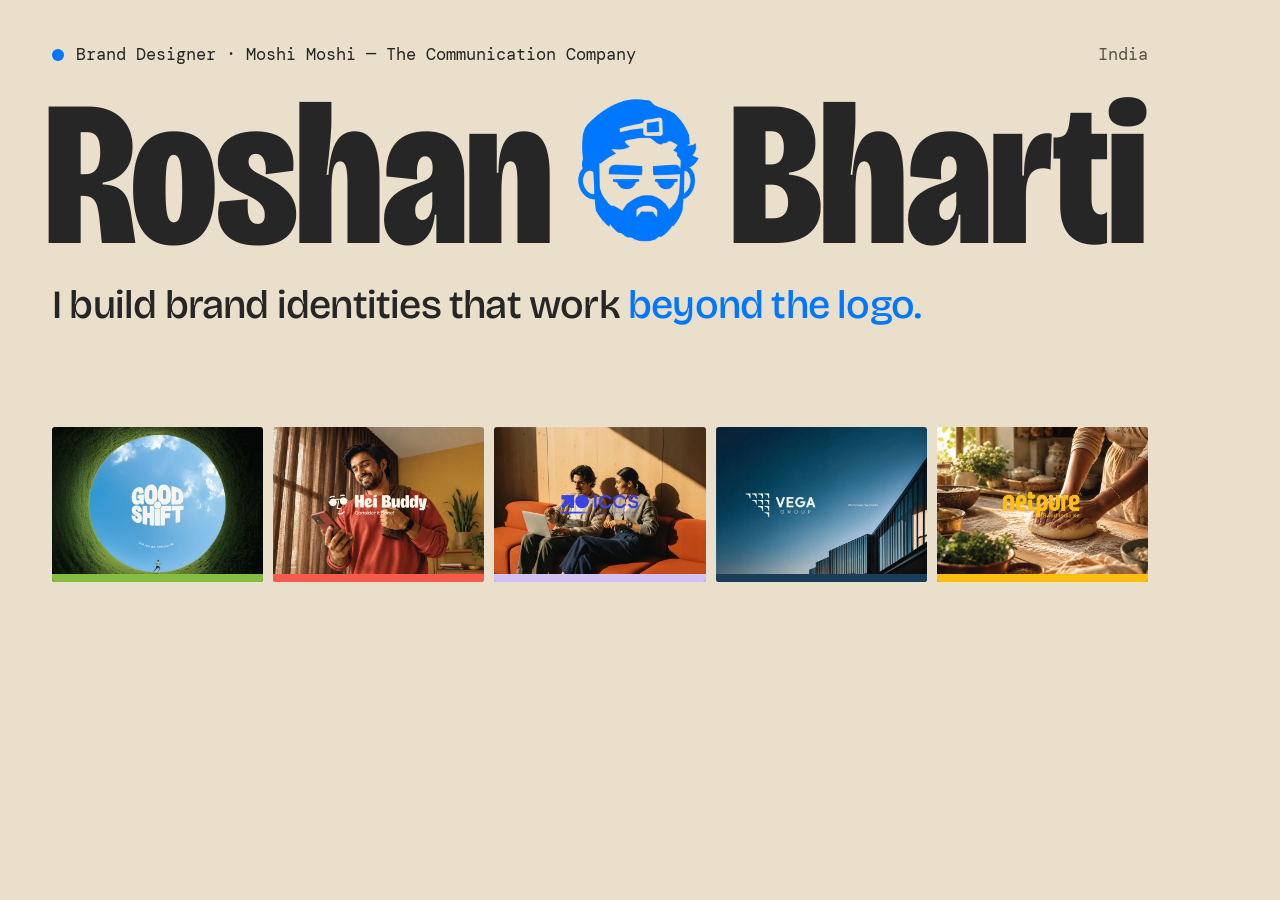
<file: tools/og-render.html>
<!doctype html>
<!-- Template for the share image, assets/og-image.jpg (1200 x 630). tools/build_site.py fills it from
     content.json and src/themes.json and writes tools/og-render.html; screenshot that file at
     1200 x 630 and convert it to JPEG (see README.md, "Share image"). Not deployed as a page. -->
<html lang="en">
<head>
<meta charset="utf-8">
<title>Roshan Bharti — share image</title>
<link rel="stylesheet" href="https://fonts.googleapis.com/css2?family=DM+Mono:wght@400&amp;display=swap">
<style>
  @font-face {
    font-family: "Bricolage";
    src: url("../assets/fonts/BricolageGrotesque-var.woff2") format("woff2");
    font-weight: 200 800; font-stretch: 75% 100%;
  }
  * { box-sizing: border-box; margin: 0; }
  html, body { width: 1200px; height: 630px; overflow: hidden; }
  body {
    background: #E9DFCA; color: #262626; font-family: "Bricolage", sans-serif;
    padding: 46px 52px 48px; display: grid; grid-template-rows: auto auto auto 1fr; -webkit-font-smoothing: antialiased;
  }
  .top { display: flex; justify-content: space-between; align-items: center; font: 400 17px/1 "DM Mono", monospace; color: #5A5346; }
  .top b { display: inline-flex; align-items: center; gap: 12px; font-weight: 400; color: #262626; }
  .top b::before { content: ""; width: 12px; height: 12px; border-radius: 50%; background: #0077FF; }
  .wm {
    margin-top: 30px; display: flex; align-items: center; white-space: nowrap;
    font-size: calc(1096px / 5.3); font-weight: 800; font-stretch: 78%; letter-spacing: -.012em; line-height: .8;
  }
  .wm span:first-child { margin-left: -.04em; }
  .wm img { width: .78em; height: auto; margin-inline: .03em .045em; transform: translateY(-.025em); }
  .tag { margin-top: 26px; font-size: 40px; line-height: 1.05; letter-spacing: -.02em; font-weight: 500; }
  .tag em { font-style: normal; color: #0077FF; }
  .work { align-self: end; display: grid; grid-template-columns: repeat(5, 1fr); gap: 10px; }
  .work figure { position: relative; aspect-ratio: 2961 / 2171; overflow: hidden; border-radius: 3px; }
  .work img { width: 100%; height: 100%; object-fit: cover; display: block; }
  .work figure::after { content: ""; position: absolute; left: 0; right: 0; bottom: 0; height: 8px; background: var(--c); }
</style>
</head>
<body>
  <p class="top"><b>Brand Designer · Moshi Moshi — The Communication Company</b><span>India</span></p>
  <p class="wm"><span>Roshan</span><img src="../assets/mark/mark-static-512.png" alt=""><span>Bharti</span></p>
  <p class="tag">I build brand identities that work <em>beyond the logo.</em></p>
  <div class="work">
    <figure style="--c:#84BD40"><img src="../assets/work/goodshift/cover-720.webp" alt=""></figure>
    <figure style="--c:#F65B4B"><img src="../assets/work/heibuddy/cover-720.webp" alt=""></figure>
    <figure style="--c:#D1C3F8"><img src="../assets/work/iccs/cover-720.webp" alt=""></figure>
    <figure style="--c:#1A3D59"><img src="../assets/work/vega/cover-720.webp" alt=""></figure>
    <figure style="--c:#FEBE10"><img src="../assets/work/netpure/cover-720.webp" alt=""></figure>
  </div>
</body>
</html>
</file>
<file: assets/site.css>
/* ==========================================================================
   Roshan Bharti — portfolio
   Source: src/styles.css. tools/build_site.py copies it to assets/site.css.

   The idea: Roshan's own identity (warm paper, ink, Signal Blue, Bricolage,
   the turning head) frames the start and the end of the page. In between,
   each client project paints its whole section in that brand's palette.
   Project colours are set per section as custom properties by the build
   (see src/themes.json); nothing fades at document level.
   ========================================================================== */

@font-face {
  font-family: "Bricolage";
  src: url("fonts/BricolageGrotesque-var.woff2") format("woff2");
  font-weight: 200 800;
  font-stretch: 75% 100%;
  font-style: normal;
  font-display: swap;
}

/* ---------- Tokens ---------- */
:root {
  color-scheme: light;
  /* Roshan's frame (light) */
  --bg: #E9DFCA;          /* warm paper */
  --fg: #262626;          /* ink */
  --mut: #5A5346;         /* 5.7:1 on paper */
  --acc: #0077FF;         /* Signal Blue: large type and graphics only (3.1:1 on paper) */
  --acc-text: #0058D0;    /* Signal Blue text tint: 4.8:1 on paper */
  --line: rgba(38, 38, 38, .2);

  --chrome-bg: #E9DFCA;
  --chrome-fg: #262626;
  --chrome-line: rgba(38, 38, 38, .2);

  --sans: "Bricolage", "Bricolage Grotesque", ui-sans-serif, system-ui, -apple-system, "Segoe UI", sans-serif;
  --mono: "DM Mono", ui-monospace, "SF Mono", Menlo, Consolas, monospace;
  --deva: "Noto Sans Devanagari", "Kohinoor Devanagari", "Devanagari Sangam MN", "Nirmala UI", sans-serif;
  --jp: "Hiragino Sans", "Hiragino Kaku Gothic ProN", "Yu Gothic", "Noto Sans JP", sans-serif;

  --gut: clamp(16px, 3.4vw, 52px);
  --cg: clamp(12px, 1.6vw, 24px);
  --top: 84px;                       /* clearance under the floating header */
  --ease: cubic-bezier(.2, .7, .1, 1);

  /* Board strip height: viewport-aware, but always a whole multiple of 3 px so that
     every 2400 x 1440 tile is a whole number of pixels wide and the seams vanish. */
  --strip-h: 480px;
}
@supports (width: round(down, 10px, 1px)) {
  :root { --gut: round(down, clamp(16px, 3.4vw, 52px), 1px); }
}
@media (max-width: 699px) {
  :root { --strip-h: 288px; --top: 76px; }
}
/* tools/build_site.py reads the two rules marked "strip:" to write each tile's `sizes`, so
   the images it asks for always match the strip's real height. Keep the markers. */
@supports (height: round(down, 10px, 3px)) {
  :root { --strip-h: round(down, clamp(288px, 56vh, 600px), 3px); } /* strip: desktop */
  @media (max-width: 699px) and (orientation: portrait) {
    :root { --strip-h: round(down, clamp(288px, 44vh, 420px), 3px); } /* strip: phone */
  }
}

@media (prefers-color-scheme: dark) {
  :root {
    color-scheme: dark;
    --bg: #1E1E1F;
    --fg: #EDE3CF;
    --mut: #B0A794;
    --acc: #3D95FF;
    --acc-text: #3D95FF;
    --line: rgba(237, 227, 207, .18);
    --chrome-bg: #2A2A2B;
    --chrome-fg: #EDE3CF;
    --chrome-line: rgba(237, 227, 207, .22);
  }
}

/* ---------- Base ---------- */
*, *::before, *::after { box-sizing: border-box; }
html { -webkit-text-size-adjust: 100%; text-size-adjust: 100%; background: var(--bg); }
/* Smooth scrolling only once the page has settled (main.js adds .ready after load), so a
   deep link (index.html#netpure, the 404 page's links) lands at once instead of gliding past,
   and loading, every board on the way. */
@media (prefers-reduced-motion: no-preference) {
  html.ready:not(.still) { scroll-behavior: smooth; }
}
body {
  margin: 0;
  background: var(--bg);
  color: var(--fg);
  font-family: var(--sans);
  font-size: 17px;
  line-height: 1.55;
  font-weight: 400;
  font-optical-sizing: auto;
  -webkit-font-smoothing: antialiased;
  -moz-osx-font-smoothing: grayscale;
}
/* Only the parts that bleed to the page edge are clipped; anything else that grows wider
   (user text-spacing, zoom) scrolls instead of being cut off. */
.hero, .proj { overflow-x: clip; }
img { display: block; max-width: 100%; height: auto; }
h1, h2, h3, p, ul, ol, dl, dd, figure, blockquote { margin: 0; }
h1, h2, h3 { font-weight: inherit; font-size: inherit; }
ul, ol { padding: 0; list-style: none; }
a { color: inherit; }
button { font: inherit; color: inherit; }
em { font-style: normal; }
p { text-wrap: pretty; }
::selection { background: var(--fg); color: var(--bg); }
[lang="hi"] { font-family: var(--deva); }
[lang="ja"] { font-family: var(--jp); }
html:not(.js) .needs-js { display: none !important; }

/* Focus: a ring in the text colour of whatever surface it sits on, so it always
   clears 3:1 against the ground (every text colour clears 4.5:1). Controls that can
   invert (solid buttons, the pressed motion toggle, any button on hover) draw their
   ring OUTSIDE themselves, on the surface, so they take the surface's ink, not currentColor. */
:focus { outline: none; }
:focus-visible { outline: 2px solid currentColor; outline-offset: 3px; border-radius: 3px; }
.btn:focus-visible, .rb:focus-visible, .motion-btn:focus-visible { outline-color: var(--fg); }

/* Hash jumps and focus scrolling stop clear of the floating header pills. Sections that
   already carry the header clearance in their own top padding cancel it and land at y=0. */
html { scroll-padding-top: calc(var(--top) + 8px); }
#work, .proj, #about, #contact { scroll-margin-top: calc(-1 * (var(--top) + 8px)); }

.sr-only {
  position: absolute !important; width: 1px; height: 1px; padding: 0; margin: -1px;
  overflow: hidden; clip: rect(0 0 0 0); clip-path: inset(50%); white-space: nowrap; border: 0;
}
.wrap { padding-inline: var(--gut); }
.g12 { display: grid; grid-template-columns: repeat(12, minmax(0, 1fr)); column-gap: var(--cg); }
.mono { font-family: var(--mono); font-size: 13px; line-height: 1.45; font-weight: 400; letter-spacing: 0; }
.mut { color: var(--mut); }

/* Drawn from the frame tokens (an ink pill on paper, a cream pill in dark mode), with a
   paper halo inside the ring so it reads over whichever section it lands on. */
.skip {
  position: fixed; left: 12px; top: -80px; z-index: 100;
  background: var(--fg); color: var(--bg); padding: 12px 16px; border-radius: 10px;
  text-decoration: none; font-weight: 600;
}
.skip:focus-visible { top: 12px; outline-color: var(--fg); box-shadow: 0 0 0 3px var(--bg); }

/* Pause motion: freezes every looping mark and every transition */
html.still *, html.still *::before, html.still *::after { transition: none !important; animation: none !important; }
@media (prefers-reduced-motion: reduce) {
  *, *::before, *::after { transition-duration: 0s !important; animation-duration: 0s !important; }
}

/* ---------- Buttons and small parts ---------- */
.btn {
  display: inline-flex; align-items: center; gap: 10px; min-height: 48px; padding: 0 20px;
  border-radius: 999px; border: 1px solid currentColor; background: transparent;
  text-decoration: none; font-weight: 600; font-size: 16px; line-height: 1.2; cursor: pointer;
  transition: background-color .2s, color .2s;
}
.btn:hover { background: var(--fg); color: var(--bg); border-color: var(--fg); }
.btn svg { width: 14px; height: 14px; flex: none; }
.btn--solid { background: var(--fg); color: var(--bg); border-color: var(--fg); }
.btn--solid:hover { background: transparent; color: var(--fg); }

.rb {
  width: 44px; height: 44px; flex: none; border-radius: 50%; border: 1px solid currentColor; background: transparent;
  display: grid; place-items: center; cursor: pointer; transition: background-color .2s, color .2s, opacity .2s;
}
.rb:hover:not([aria-disabled="true"]) { background: var(--fg); color: var(--bg); border-color: var(--fg); }
/* aria-disabled, not disabled: the button keeps focus when it reaches the end of a board */
.rb[aria-disabled="true"] { cursor: default; border-color: color-mix(in srgb, currentColor 38%, transparent); }
.rb[aria-disabled="true"] svg { opacity: .38; } /* dim the control, never its focus ring */
.rb svg { width: 18px; height: 18px; }

.dot { display: inline-block; width: 9px; height: 9px; border-radius: 50%; background: currentColor; flex: none; }
.dot--open { background: transparent; box-shadow: inset 0 0 0 1.5px currentColor; }

.motion-btn {
  display: inline-flex; align-items: center; gap: 9px; min-height: 44px; padding: 0 16px 0 13px;
  border-radius: 999px; border: 1px solid var(--line); background: transparent; cursor: pointer;
  font-family: var(--mono); font-size: 13px; line-height: 1; white-space: nowrap;
}
.motion-btn:hover { border-color: currentColor; }
.motion-ico { position: relative; width: 12px; height: 12px; flex: none; }
.motion-ico::before, .motion-ico::after {
  content: ""; position: absolute; top: 1px; bottom: 1px; width: 3px; background: currentColor; border-radius: 1px;
}
.motion-ico::before { left: 2px; }
.motion-ico::after { right: 2px; }
.motion-btn[aria-pressed="true"] { background: var(--fg); color: var(--bg); border-color: var(--fg); }
.motion-btn[aria-pressed="true"] .motion-ico::before { left: 2px; top: 0; bottom: 0; width: 0; height: 0; background: none;
  border-style: solid; border-width: 6px 0 6px 10px; border-color: transparent transparent transparent currentColor; border-radius: 0; }
.motion-btn[aria-pressed="true"] .motion-ico::after { display: none; }

/* ---------- Header: Roshan's label stays put while the brands take over ---------- */
/* The pills wrap rather than run off-screen: with user text spacing (WCAG 1.4.12) or large
   text the nav drops to a second row, still on the right, instead of losing Résumé. The auto
   margins keep the now-showing pill centred between the other two on one row. */
.chrome {
  position: fixed; inset: 0 0 auto 0; z-index: 50;
  display: flex; flex-wrap: wrap; align-items: center; justify-content: flex-end; gap: 6px 8px;
  padding: max(12px, env(safe-area-inset-top)) var(--gut) 0;
  pointer-events: none;
}
.chrome > * { pointer-events: auto; }
.chrome > .brand, .chrome > .now { margin-right: auto; }
.pill {
  flex: none; display: inline-flex; align-items: center; height: 44px; padding: 0 4px; border-radius: 999px;
  background: var(--chrome-bg); color: var(--chrome-fg); box-shadow: 0 0 0 1px var(--chrome-line);
  font-size: 14px; font-weight: 500; line-height: 1;
}
.pill a { position: relative; display: inline-flex; align-items: center; justify-content: center; height: 44px; min-width: 44px;
  padding: 0 .86em; text-decoration: none; border-radius: 999px; z-index: 0; }
.pill a::before { content: ""; position: absolute; inset: 5px 0; border-radius: 999px; background: transparent; z-index: -1; transition: background-color .2s; }
.pill a[aria-current="true"]::before { background: color-mix(in srgb, var(--chrome-fg) 10%, transparent); }
.pill a:hover::before { background: var(--chrome-fg); }
.pill a:hover { color: var(--chrome-bg); }
.pill a:focus-visible { outline-offset: -4px; border-radius: 999px; }
.nav-cv svg { width: 11px; height: 11px; margin-left: 5px; }

.brand { gap: 10px; padding: 0 16px 0 6px; text-decoration: none; }
.brand:focus-visible { outline-offset: -4px; border-radius: 999px; }
.brand-mark { width: 32px; height: 32px; flex: none; }
.brand-mark img { width: 32px; height: 32px; }

.now { gap: 12px; padding: 0 16px; font-family: var(--mono); font-size: 13px; }
.seq { display: flex; align-items: center; gap: 6px; }
.seq i {
  --ring: inset 0 0 0 1px color-mix(in srgb, var(--chrome-fg) 28%, transparent);
  display: block; width: 8px; height: 8px; border-radius: 50%; background: var(--c); box-shadow: var(--ring);
  transition: transform .4s var(--ease), box-shadow .4s var(--ease), margin .4s var(--ease);
}
.seq i.on { transform: scale(1.5); margin-inline: 3px; box-shadow: var(--ring), 0 0 0 1.5px var(--chrome-bg), 0 0 0 2.5px var(--chrome-fg); }
/* Dots too close to the pill's own colour get a firmer ring so all five always read.
   The build measures each dot against both pills: lo-l on the light pill, lo-d on the dark one. */
.seq i.lo-l { --ring: inset 0 0 0 1.5px color-mix(in srgb, var(--chrome-fg) 55%, transparent); }
@media (prefers-color-scheme: dark) {
  .seq i.lo-l { --ring: inset 0 0 0 1px color-mix(in srgb, var(--chrome-fg) 28%, transparent); }
  .seq i.lo-d { --ring: inset 0 0 0 1.5px color-mix(in srgb, var(--chrome-fg) 62%, transparent); }
}
.now-label { min-width: 15ch; white-space: nowrap; }

@media (max-width: 899px) {
  .now-label { display: none; }
  .now { padding: 0 13px; }
}
@media (max-width: 599px) {
  .chrome { gap: 6px; }
  .brand-name { display: none; }
  .brand { padding: 0 6px; width: 44px; justify-content: center; }
  .pill { font-size: 13px; padding: 0 3px; }
  .pill a { padding: 0 5px; }
  .nav-cv svg { display: none; }
  .now { padding: 0 9px; }
  .seq { gap: 4px; }
  .seq i { width: 7px; height: 7px; }
}
@media (max-width: 374px) {
  /* Too narrow for a row of five beside the nav: the cue stands up as a column, like a small scroll gauge. */
  .chrome { gap: 4px; }
  .now { padding: 0 7px; }
  .seq { flex-direction: column; gap: 2px; }
  .seq i { width: 5px; height: 5px; }
  .seq i.on { transform: scale(1.4); margin-inline: 0; margin-block: 1px; }
  .pill a { padding: 0 4px; }
}

/* ---------- Hero ---------- */
.hero { padding-top: calc(var(--top) + 12px); padding-bottom: 8px; container-type: inline-size; }
.hero-top { display: flex; align-items: center; gap: 12px 24px; flex-wrap: wrap; }
.hero-top .motion-btn { flex: none; }
.hello { display: flex; align-items: center; gap: 12px; font-size: 18px; font-weight: 500; margin-right: auto; }
.hello-dot { width: 12px; height: 12px; border-radius: 50%; background: var(--acc); flex: none; }
.hero-role { color: var(--mut); }
.hero-mid { align-items: end; padding-block: clamp(24px, 3.6vh, 48px) clamp(24px, 3.4vh, 40px); }
.hero-tag {
  grid-column: 1 / 8; font-size: clamp(34px, 4.4vw, 68px); line-height: 1.04; letter-spacing: -.022em;
  font-weight: 500; text-wrap: balance;
}
.hero-tag em { color: var(--acc); }
.hero-lead { grid-column: 9 / 13; display: grid; gap: 12px; font-size: 16px; line-height: 1.6; }
.hero-lead p:first-child { font-size: 18px; font-weight: 500; line-height: 1.45; }
.hero-lead p + p { color: var(--mut); }

/* The wordmark: "Roshan [turning head] Bharti", fitted to the measure in pure CSS.
   --wm-k is the line's width in em (measured once for these settings); 100cqi is the
   hero's content width, so the line fills it exactly with no script and no reflow. */
.wordmark { --wm-k: 5.30; font-size: calc((100vw - 2 * var(--gut)) / var(--wm-k)); }
@supports (width: 1cqi) { .wordmark { font-size: calc(100cqi / var(--wm-k)); } }
/* --wm-fit (main.js) is 1 unless the reader's own text spacing makes the line wider than the
   measure; then the wordmark scales down to fit instead of running off the page. */
.wm {
  display: flex; align-items: center; white-space: nowrap; font-size: calc(var(--wm-fit, 1) * 1em);
  font-weight: 800; font-stretch: 78%; letter-spacing: -.012em; line-height: .8;
}
.wm-w { display: block; padding-bottom: .05em; }
.wm-w:first-child { margin-left: -.04em; }
.wm-mark { flex: none; width: .78em; margin-inline: .03em .045em; transform: translateY(-.025em); }
.wm-mark img { width: 100%; height: auto; }

/* Content-sized columns spread edge to edge: each claim stays on one line wherever the row
   is wide enough, and wraps evenly (never a lone last word) where it isn't. */
.hero-proof {
  display: grid; grid-template-columns: repeat(4, auto); justify-content: space-between;
  column-gap: clamp(24px, 3vw, 48px); row-gap: 8px;
  margin-top: clamp(18px, 2.6vh, 32px); padding-top: 14px; border-top: 1px solid var(--line); color: var(--mut);
}
.hero-proof li { text-wrap: balance; }
.hero-proof li:last-child { text-align: right; }
.hero-proof a { color: var(--fg); text-decoration: none; display: inline-flex; align-items: center; gap: 8px; min-height: 44px; margin-block: -12px; }
.hero-proof a:hover { text-decoration: underline; text-underline-offset: 4px; }
.hero-proof svg { width: 12px; height: 12px; }

/* ---------- Work index ---------- */
/* #work lands at y=0 like the project sections (its scroll-margin cancels html's scroll-padding),
   so the index carries its own clearance and the hero's proof row scrolls fully off the top. */
.index { padding-block: calc(var(--top) - 16px) 24px; }
.index-head { align-items: end; margin-bottom: clamp(20px, 3vh, 32px); }
.index-title {
  grid-column: 1 / 9; font-size: clamp(46px, 6.6vw, 104px); line-height: .92; letter-spacing: -.012em;
  font-weight: 700; font-stretch: 86%;
}
.index-title span { color: var(--mut); font-weight: 500; white-space: nowrap; }
.index-title .en { margin-inline: .04em; }
.index-sum { grid-column: 9 / 13; justify-self: end; color: var(--mut); padding-bottom: .4em; }
.idx { border-bottom: 1px solid var(--line); }
.idx a {
  position: relative; isolation: isolate; display: grid; align-items: center; column-gap: var(--cg);
  --thumb-w: clamp(148px, 14vw, 280px);
  grid-template-columns: 52px minmax(0, 1.25fr) minmax(0, 1fr) 112px 190px var(--thumb-w);
  padding: 12px var(--gut); border-top: 1px solid var(--line); text-decoration: none;
  transition: color .3s var(--ease);
}
.idx a::before {
  content: ""; position: absolute; inset: 0; z-index: -1; background: var(--rbg);
  transform: scaleY(0); transform-origin: 50% 100%; transition: transform .45s var(--ease);
}
.idx a:hover::before, .idx a:focus-visible::before { transform: scaleY(1); }
.idx a:hover, .idx a:focus-visible, .idx a:hover .mut, .idx a:focus-visible .mut { color: var(--rfg); }
.idx a:focus-visible { outline: 2px solid var(--rfg); outline-offset: -5px; border-radius: 0; }
.idx-no { font-family: var(--mono); font-size: 13px; }
.idx-name { font-size: clamp(34px, 4.4vw, 72px); line-height: 1; letter-spacing: -.022em; font-weight: 700; font-stretch: 86%; }
.idx-meta { display: grid; gap: 2px; font-size: 15px; line-height: 1.4; }
.idx-meta b { font-weight: 600; }
.idx-sw { display: flex; padding-left: 4px; }
.idx-sw i {
  display: block; width: 18px; height: 18px; border-radius: 50%; margin-left: -4px;
  box-shadow: 0 0 0 1.5px var(--bg), inset 0 0 0 1px color-mix(in srgb, currentColor 40%, transparent);
}
.idx a:hover .idx-sw i, .idx a:focus-visible .idx-sw i { box-shadow: 0 0 0 1.5px var(--rbg), inset 0 0 0 1px color-mix(in srgb, var(--rfg) 45%, transparent); }
.idx-status { display: inline-flex; align-items: flex-start; gap: 9px; font-family: var(--mono); font-size: 13px; line-height: 1.35; text-wrap: balance; }
/* A status dot sits on the first line when its label runs to two. */
.idx-status > .dot, .op-st > .dot { margin-top: calc((1.4em - 9px) / 2); margin-top: calc((1lh - 9px) / 2); }
.nw { white-space: nowrap; }
.idx-cover { width: var(--thumb-w); aspect-ratio: 2961 / 2171; overflow: hidden; border-radius: 3px; }
.idx-cover img { width: 100%; height: 100%; object-fit: cover; transition: transform .6s var(--ease); }
.idx a:hover .idx-cover img { transform: scale(1.05); }

/* ---------- Project sections (one template for all five) ---------- */
.proj { background: var(--bg); color: var(--fg); padding-top: calc(var(--top) - 12px); } /* meta rule sits just under the pills */
.proj ::selection { background: var(--fg); color: var(--bg); }

.op-meta {
  display: grid; grid-template-columns: repeat(12, minmax(0, 1fr)); column-gap: var(--cg); row-gap: 4px; align-items: start;
  border-top: 1px solid var(--line); padding-top: 12px;
}
.op-meta > span:nth-child(1) { grid-column: 1 / 3; }
.op-meta > span:nth-child(2) { grid-column: 3 / 6; }
.op-meta > span:nth-child(3) { grid-column: 6 / 10; }
.op-meta > span:nth-child(4) { grid-column: 10 / 13; justify-self: end; display: inline-flex; align-items: flex-start; gap: 9px; text-align: right; }
.op-row { display: grid; grid-template-columns: repeat(12, minmax(0, 1fr)); column-gap: var(--cg); align-items: end; margin-top: clamp(16px, 2.4vh, 26px); }
/* The project name is set in Roshan's ink, never in the client's logo colour. */
.op-title {
  grid-column: 1 / 8; color: var(--fg);
  font-size: clamp(44px, 6.5vw, 104px); line-height: .95; letter-spacing: -.02em; font-weight: 700; font-stretch: 88%;
  margin-left: -.03em; text-wrap: balance;
}
/* The headline stands on the column it introduces: the text column (9, also the hero lead's)
   in left-cover sections, the cover's left edge (5) in right-cover ones. */
.op-headline {
  grid-column: 9 / 13; font-size: clamp(22px, 1.9vw, 30px); line-height: 1.16; letter-spacing: -.012em;
  font-weight: 600; text-wrap: balance; padding-bottom: .2em;
}
.proj--r .op-title { grid-column: 1 / 5; }
.proj--r .op-headline { grid-column: 5 / 10; }

/* Cover bleeds off the page edge (alternating sides), the palette sits under it,
   the text runs beside both. DOM order is cover, text, palette, so it reads in that order. */
.pj { margin-top: clamp(24px, 4vh, 40px); align-items: start; grid-template-rows: auto 1fr; }
.pj-cover { grid-column: 1 / 9; grid-row: 1; margin-left: calc(-1 * var(--gut)); }
.pj > .pal { grid-column: 1 / 9; grid-row: 2; }
.pj-text { grid-column: 9 / 13; grid-row: 1 / 3; display: grid; gap: 26px; padding-bottom: 8px; }
.proj--r .pj-cover { grid-column: 5 / 13; margin: 0 calc(-1 * var(--gut)) 0 0; }
.proj--r .pj > .pal { grid-column: 5 / 13; }
.proj--r .pj-text { grid-column: 1 / 5; }
.pj-cover img { width: 100%; box-shadow: 0 0 0 1px var(--line); }

.h3 { font-family: var(--mono); font-size: 13px; line-height: 1.4; font-weight: 400; letter-spacing: 0; }
.pj-sec { border-top: 1px solid var(--line); padding-top: 12px; display: grid; gap: 10px; }
.pj-sec > p { max-width: 46ch; }
.idea blockquote p {
  font-size: clamp(24px, 2vw, 30px); line-height: 1.14; letter-spacing: -.014em; font-weight: 600; text-wrap: balance;
}
.idea .s { display: inline-block; max-width: 100%; }
/* Two columns only where each item fits on a line or two; a narrow text column gets one. */
.deliv { display: grid; grid-template-columns: repeat(auto-fill, minmax(min(14em, 100%), 1fr)); column-gap: var(--cg); row-gap: 4px; font-size: 15px; line-height: 1.4; }
.deliv li { padding-left: 14px; position: relative; text-wrap: balance; }
.deliv li::before { content: ""; position: absolute; left: 0; top: .62em; width: 6px; height: 1px; background: currentColor; }

/* Palette: a printer's colour bar under each cover */
.pal { padding: 16px 0 0; display: grid; gap: 12px; }
.pal-head { display: flex; flex-wrap: wrap; align-items: baseline; justify-content: space-between; gap: 4px 16px; }
.pal-head p { color: var(--mut); }
.pal-bar { display: grid; grid-auto-flow: column; grid-auto-columns: minmax(0, 1fr); }
.chip {
  position: relative; appearance: none; display: grid; gap: 8px; align-content: start; width: 100%; padding: 0 10px 0 0; margin: 0;
  border: 0; background: none; text-align: left; cursor: copy; font-family: var(--mono); font-size: 13px; line-height: 1.35;
}
.chip-c { display: block; height: 44px; box-shadow: inset 0 0 0 1px color-mix(in srgb, var(--fg) 42%, transparent); transition: transform .3s var(--ease); transform-origin: 50% 100%; }
.pal-bar li:first-child .chip-c { border-radius: 3px 0 0 3px; }
.pal-bar li:last-child .chip-c { border-radius: 0 3px 3px 0; }
.chip:hover .chip-c { transform: scaleY(1.12); }
.chip-n { display: block; font-family: var(--sans); font-size: 15px; font-weight: 600; line-height: 1.25; }
.chip-v { display: block; white-space: nowrap; }
/* The ring is drawn inside the chip's own column (its right padding), never over the next chip. */
.chip:focus-visible { outline: none; }
.chip:focus-visible::after { content: ""; position: absolute; inset: -5px 3px -5px -5px; border: 2px solid currentColor; border-radius: 4px; pointer-events: none; }

/* ---------- Board: one shared component, on a dark stage band ---------- */
.board {
  --fg: var(--st-fg); --mut: var(--st-mut); --line: var(--st-line); --bg: var(--st-bg);
  background: var(--st-bg); color: var(--st-fg);
  scroll-margin-top: 40px;
  margin-top: clamp(36px, 6vh, 60px); padding-block: clamp(24px, 3.6vh, 36px) clamp(22px, 3.2vh, 32px);
}
.board-bar { display: flex; align-items: center; justify-content: space-between; gap: 16px; margin-bottom: 14px; }
.board-bar-l { display: flex; align-items: baseline; gap: 6px 18px; flex-wrap: wrap; }
.board-bar .h3 { font-family: var(--sans); font-size: clamp(22px, 1.8vw, 26px); font-weight: 600; letter-spacing: -.01em; line-height: 1.1; }
.board-count { font-variant-numeric: tabular-nums; color: var(--mut); }
.board-btns { display: flex; gap: 8px; }

.strip { position: relative; }
.strip::after { /* focus ring for the scroller, drawn above the composited tiles and never clipped */
  content: ""; position: absolute; inset: -3px 3px; border-radius: 4px; pointer-events: none; z-index: 2;
  box-shadow: 0 0 0 2px var(--st-fg), 0 0 0 4px var(--st-bg); opacity: 0;
}
.strip:has(.strip-scroller:focus-visible)::after { opacity: 1; }
.strip-scroller {
  overflow-x: auto; overflow-y: hidden; overscroll-behavior-x: contain; scrollbar-width: none;
  padding: 1px var(--gut); scroll-padding-inline: var(--gut); cursor: grab; -webkit-user-select: none; user-select: none;
}
.strip-scroller:focus-visible { outline: none; }
.strip-scroller::-webkit-scrollbar { display: none; }
.strip-scroller.dragging { cursor: grabbing; }
.strip-scroller.dragging .tile { pointer-events: none; }
.strip-track { display: flex; width: max-content; box-shadow: 0 0 0 1px var(--st-line); }
.tile {
  position: relative; display: block; flex: none; height: var(--strip-h);
  width: calc(var(--strip-h) * var(--w) / 1440); background: color-mix(in srgb, var(--st-fg) 7%, transparent);
  cursor: zoom-in;
}
.strip-scroller.dragging .tile { cursor: inherit; }
.tile img { width: 100%; height: 100%; max-width: none; -webkit-user-drag: none; user-select: none; }
/* Each tile overlaps the next by one CSS pixel, so at fractional pixel ratios (1.25x, 1.5x,
   2.625x) a join blends image over image, never over the stage: no hairline seams. */
.tile:not(:last-child) { margin-right: -1px; }
.tile:focus-visible { outline: none; }
.tile:focus-visible::after {
  content: ""; position: absolute; inset: 4px; border-radius: 3px; pointer-events: none;
  box-shadow: 0 0 0 2px #FFFFFF, 0 0 0 4px #111111, inset 0 0 0 2px #111111;
}

.ruler { margin-top: 12px; }
.ruler-in { position: relative; height: 30px; cursor: pointer; }
.ruler-in::before { content: ""; position: absolute; inset: -12px 0 -14px; } /* 44 px+ tall target at every size */
.ruler-ticks { display: flex; height: 100%; border-top: 1px solid color-mix(in srgb, var(--st-fg) 55%, transparent); }
.ruler-ticks span { position: relative; flex-basis: 0; border-left: 1px solid color-mix(in srgb, var(--st-fg) 55%, transparent); height: 10px; }
.ruler-ticks span:last-child { border-right: 1px solid color-mix(in srgb, var(--st-fg) 55%, transparent); }
.ruler-ticks b { position: absolute; left: 6px; top: 11px; font-family: var(--mono); font-size: 12px; line-height: 1; font-weight: 400; color: var(--st-mut); }
.ruler-thumb { position: absolute; left: 0; top: -2px; height: 5px; width: 8%; background: var(--thumb); border-radius: 1px; pointer-events: none; will-change: transform; }
html:not(.js) .ruler-thumb { display: none; }
.board-cap { margin-top: 10px; color: var(--mut); max-width: 110ch; }

/* Board in preparation (manifest board: null) */
.sheet-rows { display: grid; gap: 6px; }
/* Each row is a window onto the low-res overview: the image is two (or, on phones, four) rows
   wide and shifted one row's width per row. Its own width/height give the row its height. */
.sheet-row { display: block; overflow: hidden; border-radius: 2px; box-shadow: 0 0 0 1px var(--st-line); line-height: 0; }
.sheet-row img { width: 200%; max-width: none; height: auto; }
.sheet-row:nth-child(2) img { margin-left: -100%; }
.sheet-row:nth-child(n+3) { display: none; }
.prep { margin-top: clamp(22px, 3vh, 32px); align-items: start; row-gap: 20px; }
.prep-list { grid-column: 1 / 8; display: grid; grid-template-columns: max-content minmax(0, 1fr); column-gap: 24px; }
.prep-list > div { display: contents; }
.prep-list dt, .prep-list dd { padding: 11px 0; border-top: 1px solid var(--line); }
.prep-list dt { font-family: var(--mono); font-size: 13px; color: var(--mut); padding-top: 13px; }
.prep-list dd { display: flex; align-items: center; gap: 10px; font-size: 16px; }
.prep-list .dot { color: var(--thumb); }
/* The overview and its status list share one box as wide as the overview, so the request
   button ends on the overview's right edge at every width. */
.sheet-box { display: grid; }
.prep-cta { grid-column: 9 / 13; justify-self: start; align-self: end; }
@media (min-width: 700px) { .prep-cta { white-space: nowrap; } }
@media (min-width: 1024px) { .prep-cta { justify-self: end; } }
@media (min-width: 1024px) and (max-width: 1239px) { .prep-cta { grid-column: 8 / 13; } }

/* ---------- Tile viewer ---------- */
.viewer {
  width: 100vw; height: 100vh; height: 100dvh; max-width: none; max-height: none; margin: 0; padding: 0; border: 0;
  background: #0E0E0E; color: #F4F1EA; overscroll-behavior: contain;
}
.viewer[open] { display: grid; grid-template: auto minmax(0, 1fr) / minmax(0, 1fr); }
.viewer::backdrop { background: rgba(14, 14, 14, .6); }
.viewer-bar { display: flex; align-items: center; justify-content: space-between; gap: 16px; padding: 14px var(--gut); --fg: #F4F1EA; --bg: #0E0E0E; }
.viewer-t { font-family: var(--mono); font-size: 13px; }
.viewer-btns { display: flex; gap: 8px; }
.viewer-fig {
  display: grid; grid-template: minmax(0, 1fr) / minmax(0, 1fr); place-items: center;
  padding: 0 var(--gut) var(--gut); min-height: 0;
}
.viewer-fig img { max-width: 100%; max-height: 100%; width: auto; height: auto; object-fit: contain; }
/* When the figure pans (main.js makes it a named, focusable group), its ring is drawn inside. */
.viewer-fig:focus-visible { outline-color: #F4F1EA; outline-offset: -3px; border-radius: 0; }
/* Small screens: fitting the tile to the box would leave its text unreadable, so the tile is
   shown tall and the figure pans. Portrait phones pan sideways at full height; short
   (landscape) screens show it at least 720 px tall and pan both ways. */
@media (max-width: 699px) and (orientation: portrait), (max-height: 520px) {
  .viewer-fig {
    display: block; place-items: start; overflow: auto hidden; white-space: nowrap;
    overscroll-behavior: contain; touch-action: pan-x pan-y pinch-zoom; scrollbar-width: thin;
  }
  .viewer-fig img { height: 100%; width: auto; max-width: none; max-height: none; }
}
@media (max-height: 520px) {
  .viewer-bar { padding-block: 6px; }
  .viewer-fig { overflow: auto; padding-bottom: 8px; }
  .viewer-fig img { height: max(100%, 720px); }
}

/* ---------- Copy toast ---------- */
.toast {
  position: fixed; left: 50%; bottom: max(20px, env(safe-area-inset-bottom)); z-index: 60;
  transform: translate(-50%, 12px); opacity: 0; visibility: hidden; pointer-events: none;
  display: flex; align-items: center; gap: 10px; padding: 12px 16px; border-radius: 999px;
  background: #262626; color: #F4EEE2; font-family: var(--mono); font-size: 13px; line-height: 1;
  box-shadow: 0 6px 30px rgba(0, 0, 0, .25); transition: opacity .25s, transform .25s, visibility 0s .25s;
}
.toast i { width: 14px; height: 14px; border-radius: 50%; background: var(--c, #0077FF); box-shadow: 0 0 0 1px rgba(255, 255, 255, .35); }
.toast.on { opacity: 1; visibility: visible; transform: translate(-50%, 0); transition: opacity .25s, transform .25s, visibility 0s; }

/* ---------- About ---------- */
.about { padding-block: calc(var(--top) + 16px) 28px; }
.kicker { font-family: var(--mono); font-size: 13px; line-height: 1.4; font-weight: 400; }
.about-head { align-items: start; }
.about-head .kicker { grid-column: 1 / 3; padding-top: .6em; }
.about-statement {
  grid-column: 3 / 13; font-size: clamp(38px, 5.2vw, 88px); line-height: .98; letter-spacing: -.024em;
  font-weight: 600; font-stretch: 88%; text-wrap: balance;
}
.about-statement em { color: var(--acc); }
.about-body { margin-top: clamp(36px, 6vh, 64px); align-items: start; row-gap: 40px; }
.about-side { grid-column: 1 / 5; display: grid; gap: 28px; position: sticky; top: var(--top); }
/* One figure plate: the still and the turnaround share a frame, the box's bottom rule divides them. */
.markfig { display: grid; max-width: 340px; }
.markfig-box { position: relative; border: 1px solid var(--line); aspect-ratio: 1; display: grid; place-items: center; }
.markfig-box img { width: 66%; }
.markfig-turn { width: 100%; border: 1px solid var(--line); border-top: 0; padding: 10px 8px; }
.markfig figcaption { color: var(--mut); margin-top: 10px; text-wrap: balance; }
.facts { display: grid; grid-template-columns: max-content minmax(0, 1fr); gap: 8px 18px; font-size: 15px; line-height: 1.4; }
.facts dt { font-family: var(--mono); font-size: 13px; color: var(--mut); padding-top: 1px; }
.about-copy { grid-column: 6 / 13; display: grid; gap: 18px; font-size: clamp(17px, 1.25vw, 19px); }
.about-copy p:first-child { font-size: clamp(22px, 1.9vw, 28px); line-height: 1.3; letter-spacing: -.012em; font-weight: 500; }
.about-copy p + p { color: var(--mut); max-width: 60ch; }
.block { margin-top: clamp(48px, 7vh, 76px); }
.block-h { font-size: clamp(26px, 2.4vw, 36px); letter-spacing: -.02em; font-weight: 600; line-height: 1; border-top: 1px solid var(--fg); padding-top: 14px; margin-bottom: 6px; }
.xp li { display: grid; grid-template-columns: repeat(12, minmax(0, 1fr)); column-gap: var(--cg); padding: 16px 0; border-bottom: 1px solid var(--line); align-items: baseline; }
.xp .when { grid-column: 1 / 3; font-family: var(--mono); font-size: 13px; color: var(--mut); }
.xp .role { grid-column: 3 / 7; font-size: 19px; font-weight: 600; line-height: 1.25; letter-spacing: -.008em; }
.xp .org { display: block; font-weight: 400; font-size: 15px; color: var(--mut); letter-spacing: 0; margin-top: 3px; }
.xp .note { grid-column: 7 / 13; color: var(--mut); font-size: 16px; }
.tools { display: grid; grid-template-columns: repeat(4, minmax(0, 1fr)); column-gap: var(--cg); }
.tools > div { padding: 16px 0; display: grid; gap: 8px; align-content: start; }
.tools dt { font-family: var(--mono); font-size: 13px; color: var(--mut); }
.tools dd { font-size: 18px; line-height: 1.4; font-weight: 500; letter-spacing: -.008em; }
.about-cta { margin-top: clamp(44px, 7vh, 72px); display: flex; flex-wrap: wrap; gap: 12px; }

/* ---------- Contact: Signal Blue sign-off (deep tint so every size passes AA) ---------- */
.contact {
  --bg: #0058D0; --fg: #FFFFFF; --mut: #FFFFFF; --acc: #FFFFFF; --line: rgba(255, 255, 255, .42);
  background: var(--bg); color: var(--fg);
  padding-block: calc(var(--top) - 4px) clamp(44px, 7vh, 72px); position: relative;
  /* Contact and the footer together fill at least one screen, so #contact lands at the top and
     nothing from About can sit under the header pills. The footer is 80 px tall on one row.
     Any height to spare is split above and below the statement, so it stays centred. */
  display: flex; flex-direction: column; min-height: calc(100vh - 80px); min-height: calc(100svh - 80px);
}
.contact-top { display: flex; justify-content: space-between; align-items: flex-start; gap: 24px; margin-bottom: clamp(24px, 4vh, 48px); }
/* The mark hangs in the top-right corner, clear of the header pills, without taking height
   from the column: the statement centres between the kicker and the sign-off. */
.contact-mark { position: absolute; top: calc(var(--top) - 12px); right: var(--gut); width: clamp(84px, 11vw, 176px); filter: brightness(0) invert(1); }
.contact-mark img { width: 100%; }
.contact-statement {
  margin-block: auto; max-width: 7.6em;
  font-size: clamp(56px, 9.4vw, 168px); line-height: .9; letter-spacing: -.008em; font-weight: 760; font-stretch: 86%; text-wrap: balance;
}
.contact-body { align-items: end; padding-top: clamp(36px, 6vh, 72px); row-gap: 36px; }
.contact-copy { grid-column: 1 / 7; font-size: clamp(20px, 1.8vw, 26px); line-height: 1.32; font-weight: 500; letter-spacing: -.006em; max-width: 30em; }
.contact-links { grid-column: 8 / 13; display: grid; gap: 14px; justify-items: start; }
.talk { font-size: clamp(24px, 2vw, 30px); font-weight: 700; letter-spacing: -.012em; line-height: 1.1; }
.mail {
  display: inline-block; font-size: clamp(26px, 2.7vw, 42px); font-weight: 700; letter-spacing: -.02em; line-height: 1.2; text-decoration: none;
  background: linear-gradient(currentColor, currentColor) 0 100% / 100% 3px no-repeat; padding: 6px 0 7px;
  overflow-wrap: anywhere; transition: background-size .35s var(--ease);
}
.mail:hover { background-size: 0 3px; background-position: 100% 100%; }
.contact-row { display: flex; flex-wrap: wrap; gap: 10px; margin-top: 6px; }
.contact .btn { font-size: 17px; }
.contact .btn:hover { background: #FFFFFF; color: #0058D0; border-color: #FFFFFF; }

.foot { background: #262626; color: #E9DFCA; --fg: #E9DFCA; --bg: #262626; --line: rgba(233, 223, 202, .3); }
.foot-in { display: flex; justify-content: space-between; align-items: center; gap: 12px 24px; flex-wrap: wrap; padding-block: 18px calc(18px + env(safe-area-inset-bottom)); }
.colophon { color: #E9DFCA; }
.foot-act { display: flex; align-items: center; gap: 8px 20px; flex-wrap: wrap; }
.foot a { display: inline-flex; align-items: center; min-height: 44px; text-decoration: none; font-family: var(--mono); font-size: 13px; }
.foot a:hover { text-decoration: underline; text-underline-offset: 4px; }

/* ---------- Not found ---------- */
/* The not-found page and its footer fill exactly one screen. */
.nf-page { display: flex; flex-direction: column; min-height: 100vh; min-height: 100svh; }
.nf { flex: 1 0 auto; display: grid; align-content: center; gap: 28px; padding-block: calc(var(--top) + 24px) 64px; }
.nf-code { font-family: var(--mono); font-size: 13px; color: var(--mut); }
.nf-title { font-size: clamp(56px, 10vw, 168px); line-height: .9; letter-spacing: -.022em; font-weight: 800; font-stretch: 80%; display: flex; align-items: center; gap: .12em; flex-wrap: wrap; }
.nf-title .nf-img { width: .8em; aspect-ratio: 1; flex: none; }
.nf-copy { font-size: clamp(20px, 1.8vw, 26px); max-width: 30em; }

/* ---------- Forced colours (Windows High Contrast) ----------
   Box-shadow rings vanish here, so the strip and tile rings become system-colour outlines;
   the palette and the colour cues keep their real colours (they are the content). */
@media (forced-colors: active) {
  .strip:has(.strip-scroller:focus-visible)::after { outline: 2px solid Highlight; outline-offset: 0; }
  .tile:focus-visible::after { outline: 3px solid Highlight; outline-offset: 0; }
  .chip-c, .idx-sw i, .seq i, .toast i, .hello-dot { forced-color-adjust: none; }
  .dot { forced-color-adjust: none; background: CanvasText; }
  .dot--open { background: transparent; box-shadow: inset 0 0 0 1.5px CanvasText; }
  .pill { outline: 1px solid CanvasText; outline-offset: -1px; }
}

/* ==========================================================================
   Responsive
   ========================================================================== */
@media (max-width: 1239px) {
  /* The swatches and the status share one column, stacked. */
  .idx a { --thumb-w: 132px; grid-template-columns: 44px minmax(0, 1fr) minmax(0, 260px) 190px var(--thumb-w);
    grid-template-areas: "no name meta sw cover" "no name meta status cover"; row-gap: 8px; }
  .idx-no { grid-area: no; }
  .idx-name { grid-area: name; }
  .idx-meta { grid-area: meta; }
  .idx-sw { grid-area: sw; align-self: end; }
  .idx-status { grid-area: status; align-self: start; }
  .idx-cover { grid-area: cover; }
}
@media (max-width: 1023px) {
  .hero-top { gap: 8px 12px; }
  .hero-role { order: 3; flex-basis: 100%; }
  .index-title, .index-sum { grid-column: 1 / -1; justify-self: start; }
  .index-sum { margin-top: 10px; }
  .hero-tag { grid-column: 1 / -1; }
  .hero-lead { grid-column: 1 / -1; margin-top: 24px; max-width: 46ch; }
  .op-title, .proj--r .op-title { grid-column: 1 / -1; }
  .op-headline, .proj--r .op-headline { grid-column: 1 / -1; margin-top: 10px; max-width: 30em; }
  .pj { grid-template-rows: none; row-gap: 32px; }
  .pj-cover, .proj--r .pj-cover { grid-column: 1 / -1; grid-row: auto; margin: 0 calc(-1 * var(--gut)); }
  .pj > .pal, .proj--r .pj > .pal { grid-column: 1 / -1; grid-row: auto; order: 1; padding-top: 0; margin-top: -16px; }
  .pj-text, .proj--r .pj-text { grid-column: 1 / -1; grid-row: auto; order: 2; grid-template-columns: repeat(2, minmax(0, 1fr)); column-gap: var(--cg); }
  .about-head .kicker, .about-statement { grid-column: 1 / -1; }
  .about-head .kicker { padding-top: 0; margin-bottom: 16px; }
  .about-side { grid-column: 1 / -1; position: static; grid-template-columns: minmax(0, 300px) minmax(0, 1fr); align-items: start; column-gap: var(--cg); }
  .about-copy { grid-column: 1 / -1; }
  .xp .when { grid-column: 1 / 4; }
  .xp .role { grid-column: 4 / 13; }
  .xp .note { grid-column: 4 / 13; margin-top: 6px; }
  .tools { grid-template-columns: repeat(2, minmax(0, 1fr)); }
  .contact-copy, .contact-links { grid-column: 1 / -1; }
  .prep-list, .prep-cta { grid-column: 1 / -1; }
}
@media (max-width: 899px) {
  .op-meta { grid-template-columns: minmax(0, 1fr) auto; }
  .op-meta > span:nth-child(1) { grid-column: 1; }
  .op-meta > span:nth-child(2) { grid-column: 1 / -1; grid-row: 2; }
  .op-meta > span:nth-child(3) { grid-column: 1 / -1; grid-row: 3; }
  .op-meta > span:nth-child(4) { grid-column: 2; grid-row: 1; }
  /* Tablet portrait: the status stays, under the sector and disciplines. */
  .idx a { --thumb-w: 120px; grid-template-columns: 36px minmax(0, 1fr) minmax(0, 220px) var(--thumb-w);
    grid-template-areas: "no name meta cover" "no name status cover"; }
  .idx-sw { display: none; }
  .idx-meta { align-self: end; }
  .idx-status { font-size: 12px; }
}
@media (max-width: 699px) {
  body { font-size: 16px; }
  .hero { display: flex; flex-direction: column; }
  .hero-top { order: 1; }
  .hero-top .motion-btn { min-height: 44px; padding: 0 13px 0 11px; }
  /* Two lines on phones: each line is fitted on its own so both end on the right margin.
     --wm-k is the 'mark + Bharti' line, --wm-k1 the 'Roshan' line, both in em. */
  .wordmark { order: 2; margin-top: 28px; --wm-k: 2.687; --wm-k1: 2.429; }
  .wm-w:first-child { font-size: calc(var(--wm-fit, 1) * (100vw - 2 * var(--gut)) / var(--wm-k1)); }
  @supports (width: 1cqi) { .wm-w:first-child { font-size: calc(var(--wm-fit, 1) * 100cqi / var(--wm-k1)); } }
  .wm { flex-wrap: wrap; row-gap: .02em; }
  .wm-w:first-child { flex-basis: 100%; }
  .wm-mark { width: .62em; margin: 0 .05em 0 -.01em; }
  .hero-mid { order: 3; padding-block: 34px 6px; row-gap: 22px; }
  .hero-lead { margin-top: 0; }
  .hero-proof { order: 4; grid-template-columns: 1fr; }
  .hero-proof li:last-child { text-align: left; margin-top: 6px; }

  .idx a { --thumb-w: 104px; grid-template-columns: 26px minmax(0, 1fr) var(--thumb-w); grid-template-areas: "no name cover" "no meta cover" "no status cover"; row-gap: 4px; padding-block: 14px; align-items: start; }
  .idx-no { grid-area: no; padding-top: 8px; }
  .idx-name { grid-area: name; font-size: 32px; }
  .idx-meta { grid-area: meta; font-size: 14px; }
  .idx-meta .idx-disc { display: none; }
  .idx-status { grid-area: status; display: inline-flex; font-size: 12px; }
  .idx-cover { grid-area: cover; align-self: center; }

  .op-row { margin-top: 14px; }
  .op-headline { margin-top: 8px; }
  .pj { margin-top: 22px; row-gap: 24px; }
  .pj-text, .proj--r .pj-text { grid-template-columns: 1fr; gap: 22px; }
  .pal-bar { grid-auto-flow: row; grid-auto-columns: auto; border-top: 1px solid var(--line); }
  .pal-bar li { border-bottom: 1px solid var(--line); }
  .chip { grid-template-columns: 36px minmax(0, 1fr) auto auto; align-items: center; column-gap: 12px; padding: 7px 0; min-height: 44px; font-size: 12px; }
  .chip-c { height: 28px; border-radius: 3px !important; }
  .chip-n { font-size: 14px; }
  .chip-v + .chip-v { min-width: 13ch; text-align: right; }
  .chip:hover .chip-c { transform: none; }
  /* Phone chips have no right padding and nothing beside them: the ring steps outside. */
  .chip:focus-visible::after { inset: -4px -6px; }

  .board-bar { align-items: flex-end; }
  .board-cap .needs-js { display: none; }
  .board-bar-l { flex-direction: column; align-items: flex-start; gap: 4px; }
  .ruler-ticks b { display: none; }
  .ruler-in { height: 18px; }
  .sheet-rows { gap: 4px; }
  .sheet-row img { width: 400%; }
  .sheet-row:nth-child(n+3) { display: block; }
  .sheet-row:nth-child(3) img { margin-left: -200%; }
  .sheet-row:nth-child(4) img { margin-left: -300%; }
  .prep-list { column-gap: 16px; }
  .prep-list dd { font-size: 15px; }

  .about-side { grid-template-columns: 1fr; gap: 24px; }
  .markfig { max-width: 340px; }
  .markfig-box { aspect-ratio: 2 / 1; }
  .markfig-box img { width: 40%; }
  .xp .when, .xp .role, .xp .note { grid-column: 1 / -1; }
  .xp .role { margin-top: 6px; }
  .tools { grid-template-columns: 1fr; }
  .tools > div { padding: 12px 0; }
  .tools dd { font-size: 16px; }
  .contact-top { align-items: center; margin-bottom: 0; }
  .contact-mark { position: static; width: 72px; flex: none; }
  .contact-statement { margin-top: 26px; }
  /* the footer stacks on phones (about 130 px), so Contact needs less height of its own */
  .contact { min-height: calc(100vh - 128px); min-height: calc(100svh - 128px); }
  .foot-in { flex-direction: column; align-items: flex-start; }
  .viewer-bar { flex-wrap: wrap; }
}
</file>
